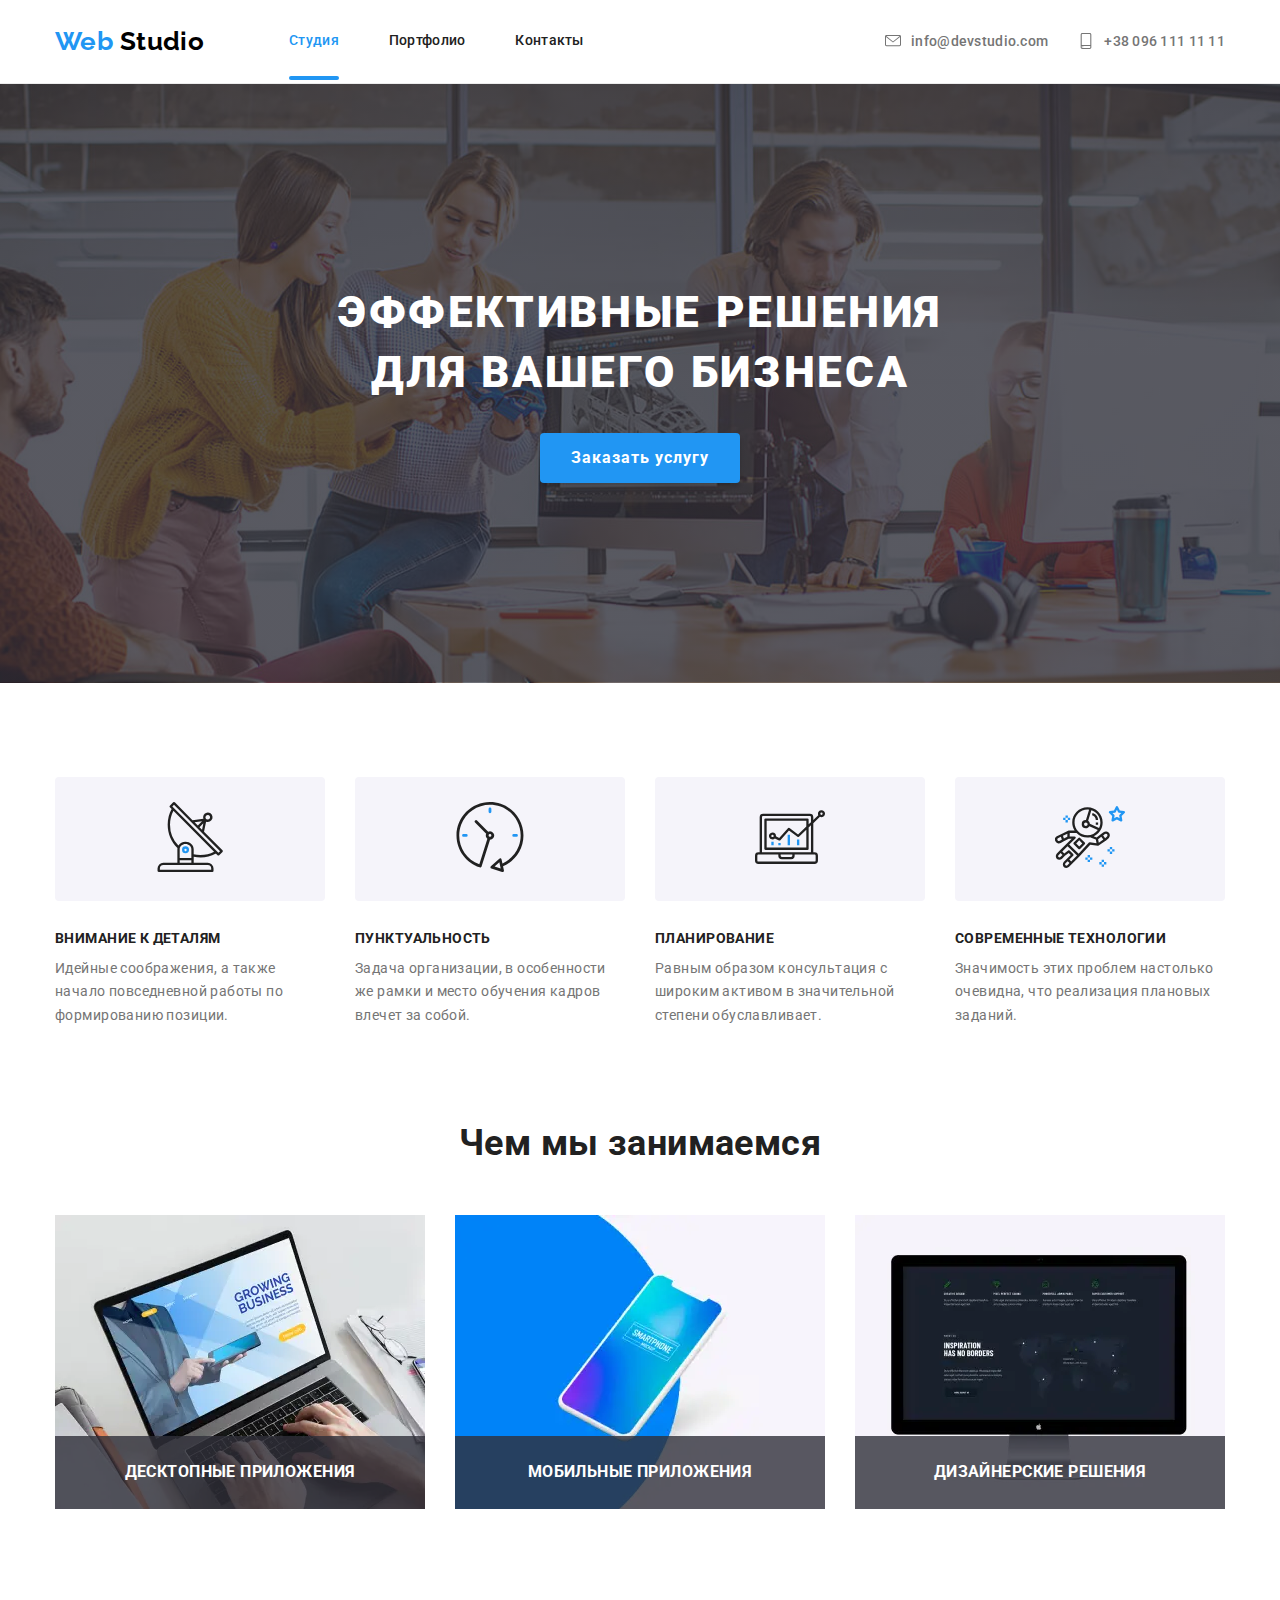
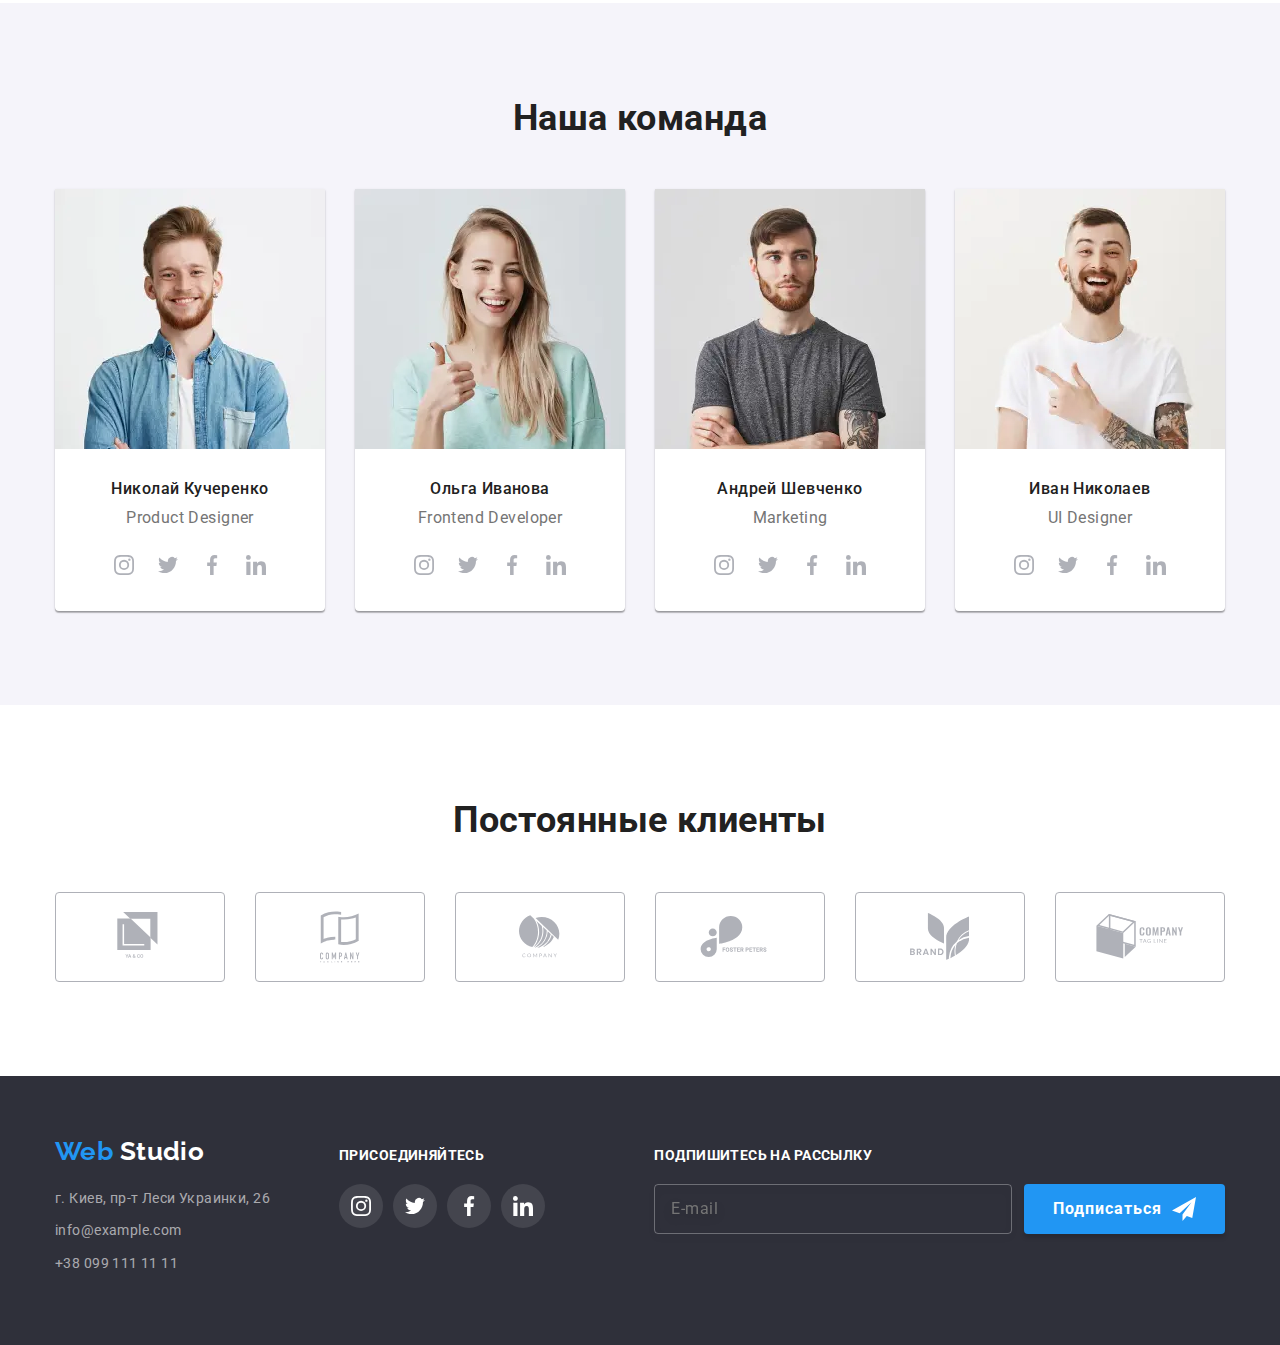
<file: index.html>
<!DOCTYPE html>
<html lang="ru">

<head>
  <meta charset="UTF-8" />
  <meta name="viewport" content="width=device-width, initial-scale=1.0" />
  <title>Web Studio</title>
  <link href="https://fonts.googleapis.com/css2?family=Raleway:wght@700&family=Roboto:wght@400;500;700&display=swap"
    rel="stylesheet" />
  <link rel="stylesheet" href="./css/main.min.css" />
</head>

<body>
  <!-- ШАПКА САЙТА -->
  <header class="header">
    <div class="container header-container">
      <a class="logo link" href="./index.html">Web <span class="logo-studio-color">Studio</span></a>
      <button type="button" class="menu-btn" aria-expanded="false" aria-controls="menu-wrapper" data-menu-button>
        <svg width="40" height="40">
          <use class="icon-burger" xlink:href="./images/icons/sprite.svg#burger"></use>
          <use class="icon-close" xlink:href="./images/icons/sprite.svg#close-button"></use>
        </svg>
      </button>
      <div class="menu-wrapper" id="menu-wrapper" data-menu>
        <nav class="navigation">
          <ul class="navigation-list list">
            <li class="navigation-list-item">
              <a class="navigation-list-link link current" href="./index.html">Студия</a>
            </li>
            <li class="navigation-list-item">
              <a class="navigation-list-link link" href="./portfolio.html">Портфолио</a>
            </li>
            <li class="navigation-list-item">
              <a class="navigation-list-link link" href="">Контакты</a>
            </li>
          </ul>
        </nav>
        <ul class="header-contacts-list list">
          <li class="header-contacts-list-item">
            <address class="header-address">
              <a class="header-contacts-mail link" href="mailto:info@devstudio.com">
                <svg class="header-contacts-mail-icon" width="16px" height="16px">
                  <use xlink:href="./images/icons/sprite.svg#mail"></use>
                </svg>
                info@devstudio.com</a>
            </address>
          </li>
          <li class="header-contacts-list-item">
            <address class="header-address">
              <a class="header-contacts-phone link" href="tel:+380961111111">
                <svg class="header-contacts-phone-icon" width="16px" height="16px">
                  <use xlink:href="./images/icons/sprite.svg#phone"></use>
                </svg>
                +38 096 111 11 11</a>
            </address>
          </li>
        </ul>
      </div>
    </div>
  </header>

  <main>
    <!-- HERO секция -->
    <section class="hero">
      <div class="hero-section container">
        <h1 class="hero-title">
          Эффективные решения<br />для вашего бизнеса
        </h1>
        <button class="button primary" data-modal-open>
          Заказать услугу
        </button>
      </div>
    </section>

    <!-- Наши преимущества -->
    <section class="section">
      <div class="container">
        <h2 hidden>Наши преимущества</h2>
        <ul class="features-list list">
          <li class="features-list-item">
            <div class="img-wrapper">
              <svg width="70" height="70">
                <use xlink:href="./images/icons/sprite.svg#advantage-1"></use>
              </svg>
            </div>

            <h3 class="features-list-item-title">Внимание к деталям</h3>
            <p class="features-list-item-desc">
              Идейные соображения, а также начало повседневной работы по
              формированию позиции.
            </p>
          </li>
          <li class="features-list-item">
            <div class="img-wrapper">
              <svg width="70" height="70">
                <use xlink:href="./images/icons/sprite.svg#advantage-2"></use>
              </svg>
            </div>

            <h3 class="features-list-item-title">Пунктуальность</h3>
            <p class="features-list-item-desc">
              Задача организации, в особенности же рамки и место обучения
              кадров влечет за собой.
            </p>
          </li>
          <li class="features-list-item">
            <div class="img-wrapper">
              <svg width="70" height="70">
                <use xlink:href="./images/icons/sprite.svg#advantage-3"></use>
              </svg>
            </div>

            <h3 class="features-list-item-title">Планирование</h3>
            <p class="features-list-item-desc">
              Равным образом консультация с широким активом в значительной
              степени обуславливает.
            </p>
          </li>
          <li class="features-list-item">
            <div class="img-wrapper">
              <svg width="70" height="70">
                <use xlink:href="./images/icons/sprite.svg#advantage-4"></use>
              </svg>
            </div>

            <h3 class="features-list-item-title">Современные технологии</h3>
            <p class="features-list-item-desc">
              Значимость этих проблем настолько очевидна, что реализация
              плановых заданий.
            </p>
          </li>
        </ul>
      </div>
    </section>

    <!-- Чем мы занимаемся -->
    <section class="section what-we-do">
      <div class="container">
        <h2 class="section-title">Чем мы занимаемся</h2>
        <ul class="what-we-do-list list">
          <li class="what-we-do-list-item">
            <picture>
              <source srcset="
                    ./images/line-of-business/line-of-business-1.webp    1x,
                    ./images/line-of-business/line-of-business-1@2x.webp 2x
                  " type="image/webp" />
              <img srcset="
                    ./images/line-of-business/line-of-business-1.jpg    1x,
                    ./images/line-of-business/line-of-business-1@2x.jpg 2x
                  " src="./images/line-of-business/line-of-business-1.jpg" alt="человек печатает за ноутбуком"
                width="370" height="294" />
            </picture>
            <h3 class="what-we-do-item-title">Десктопные приложения</h3>
          </li>
          <li class="what-we-do-list-item">
            <picture>
              <source srcset="
                    ./images/line-of-business/line-of-business-2.webp    1x,
                    ./images/line-of-business/line-of-business-2@2x.webp 2x
                  " type="image/webp" />
              <img srcset="
                    ./images/line-of-business/line-of-business-2.jpg    1x,
                    ./images/line-of-business/line-of-business-2@2x.jpg 2x
                  " src="./images/line-of-business/line-of-business-2.jpg" alt="смартфон" width="370" height="294" />
            </picture>
            <h3 class="what-we-do-item-title">Мобильные приложения</h3>
          </li>
          <li class="what-we-do-list-item">
            <picture>
              <source srcset="
                    ./images/line-of-business/line-of-business-3.webp    1x,
                    ./images/line-of-business/line-of-business-3@2x.webp 2x
                  " type="image/webp" />
              <img srcset="
                    ./images/line-of-business/line-of-business-3.jpg    1x,
                    ./images/line-of-business/line-of-business-3@2x.jpg 2x
                  " src="./images/line-of-business/line-of-business-3.jpg" alt="монитор" width="370" height="294" />
            </picture>
            <h3 class="what-we-do-item-title">Дизайнерские решения</h3>
          </li>
        </ul>
      </div>
    </section>

    <!-- Наша команда -->
    <section class="section team">
      <div class="container">
        <h2 class="section-title">Наша команда</h2>
        <ul class="team-list list">
          <li class="team-list-item">
            <picture>
              <source srcset="
                    ./images/team/mobile/member1.webp    1x,
                    ./images/team/mobile/member1@2x.webp 2x
                  " media="(max-width: 767px)" type="image/webp" />
              <source srcset="
                    ./images/team/desktop/member1.webp    1x,
                    ./images/team/desktop/member1@2x.webp 2x
                  " media="(min-width: 1200px)" type="image/webp" />
              <source srcset="
                    ./images/team/tablet/member1.webp    1x,
                    ./images/team/tablet/member1@2x.webp 2x
                  " media="(min-width: 768px)" type="image/webp" />
              <img src="./images/team/member-1.jpg" srcset="
                    ./images/team/mobile/member1.jpg    1x,
                    ./images/team/mobile/member1@2x.jpg 2x
                  " class="team-list-item-img" alt="дизайнер продукта" width="270" height="260" />
            </picture>
            <h3 class="team-list-title">Николай Кучеренко</h3>
            <p class="team-list-subtitle" lang="en">Product Designer</p>
            <ul class="socials-list list">
              <li class="socials-list-item">
                <a class="socials-list-item-link" href="#" aria-label="иконка инстаграма">
                  <svg class="socials-list-item-link-icon">
                    <use xlink:href="./images/icons/sprite.svg#instagram"></use>
                  </svg>
                </a>
              </li>
              <li class="socials-list-item">
                <a class="socials-list-item-link" href="#" aria-label="иконка твиттера"><svg
                    class="socials-list-item-link-icon">
                    <use xlink:href="./images/icons/sprite.svg#twitter"></use>
                  </svg></a>
              </li>
              <li class="socials-list-item">
                <a class="socials-list-item-link" href="#" aria-label="иконка фейсбука"><svg
                    class="socials-list-item-link-icon">
                    <use xlink:href="./images/icons/sprite.svg#facebook"></use>
                  </svg></a>
              </li>
              <li class="socials-list-item">
                <a class="socials-list-item-link" href="#" aria-label="иконка линкедина"><svg
                    class="socials-list-item-link-icon">
                    <use xlink:href="./images/icons/sprite.svg#linkedin"></use>
                  </svg></a>
              </li>
            </ul>
          </li>
          <li class="team-list-item">
            <picture>
              <source srcset="
                    ./images/team/mobile/member2.webp    1x,
                    ./images/team/mobile/member2@2x.webp 2x
                  " media="(max-width: 767px)" type="image/webp" />
              <source srcset="
                    ./images/team/desktop/member2.webp    1x,
                    ./images/team/desktop/member2@2x.webp 2x
                  " media="(min-width: 1200px)" type="image/webp" />
              <source srcset="
                    ./images/team/tablet/member2.webp    1x,
                    ./images/team/tablet/member2@2x.webp 2x
                  " media="(min-width: 768px)" type="image/webp" />
              <img src="./images/team/member-2.jpg" srcset="
                    ./images/team/mobile/member2.jpg    1x,
                    ./images/team/mobile/member2@2x.jpg 2x
                  " class="team-list-item-img" alt="дизайнер продукта" width="270" height="260" />
            </picture>
            <h3 class="team-list-title">Ольга Иванова</h3>
            <p class="team-list-subtitle" lang="en">Frontend Developer</p>
            <ul class="socials-list list">
              <li class="socials-list-item">
                <a class="socials-list-item-link" href="#" aria-label="иконка инстаграма">
                  <svg class="socials-list-item-link-icon">
                    <use xlink:href="./images/icons/sprite.svg#instagram"></use>
                  </svg>
                </a>
              </li>
              <li class="socials-list-item">
                <a class="socials-list-item-link" href="#" aria-label="иконка твиттера"><svg
                    class="socials-list-item-link-icon">
                    <use xlink:href="./images/icons/sprite.svg#twitter"></use>
                  </svg></a>
              </li>
              <li class="socials-list-item">
                <a class="socials-list-item-link" href="#" aria-label="иконка фейсбука"><svg
                    class="socials-list-item-link-icon">
                    <use xlink:href="./images/icons/sprite.svg#facebook"></use>
                  </svg></a>
              </li>
              <li class="socials-list-item">
                <a class="socials-list-item-link" href="#" aria-label="иконка линкедина"><svg
                    class="socials-list-item-link-icon">
                    <use xlink:href="./images/icons/sprite.svg#linkedin"></use>
                  </svg></a>
              </li>
            </ul>
          </li>
          <li class="team-list-item">
            <picture>
              <source srcset="
                    ./images/team/mobile/member3.webp    1x,
                    ./images/team/mobile/member3@2x.webp 2x
                  " media="(max-width: 767px)" type="image/webp" />
              <source srcset="
                    ./images/team/desktop/member3.webp    1x,
                    ./images/team/desktop/member3@2x.webp 2x
                  " media="(min-width: 1200px)" type="image/webp" />
              <source srcset="
                    ./images/team/tablet/member3.webp    1x,
                    ./images/team/tablet/member3@2x.webp 2x
                  " media="(min-width: 768px)" type="image/webp" />
              <img src="./images/team/member-3.jpg" srcset="
                    ./images/team/mobile/member3.jpg    1x,
                    ./images/team/mobile/member3@2x.jpg 2x
                  " class="team-list-item-img" alt="дизайнер продукта" width="270" height="260" />
            </picture>
            <h3 class="team-list-title">Андрей Шевченко</h3>
            <p class="team-list-subtitle" lang="en">Marketing</p>
            <ul class="socials-list list">
              <li class="socials-list-item">
                <a class="socials-list-item-link" href="" aria-label="иконка инстаграма">
                  <svg class="socials-list-item-link-icon">
                    <use xlink:href="./images/icons/sprite.svg#instagram"></use>
                  </svg>
                </a>
              </li>
              <li class="socials-list-item">
                <a class="socials-list-item-link" href="#" aria-label="иконка твиттера"><svg
                    class="socials-list-item-link-icon">
                    <use xlink:href="./images/icons/sprite.svg#twitter"></use>
                  </svg></a>
              </li>
              <li class="socials-list-item">
                <a class="socials-list-item-link" href="#" aria-label="иконка фейсбука"><svg
                    class="socials-list-item-link-icon">
                    <use xlink:href="./images/icons/sprite.svg#facebook"></use>
                  </svg></a>
              </li>
              <li class="socials-list-item">
                <a class="socials-list-item-link" href="#" aria-label="иконка линкедина"><svg
                    class="socials-list-item-link-icon">
                    <use xlink:href="./images/icons/sprite.svg#linkedin"></use>
                  </svg></a>
              </li>
            </ul>
          </li>
          <li class="team-list-item">
            <picture>
              <source srcset="
                    ./images/team/mobile/member4.webp    1x,
                    ./images/team/mobile/member4@2x.webp 2x
                  " media="(max-width: 767px)" type="image/webp" />
              <source srcset="
                    ./images/team/desktop/member4.webp    1x,
                    ./images/team/desktop/member4@2x.webp 2x
                  " media="(min-width: 1200px)" type="image/webp" />
              <source srcset="
                    ./images/team/tablet/member4.webp    1x,
                    ./images/team/tablet/member4@2x.webp 2x
                  " media="(min-width: 768px)" type="image/webp" />
              <img src="./images/team/member-4.jpg" srcset="
                    ./images/team/mobile/member4.jpg    1x,
                    ./images/team/mobile/member4@2x.jpg 2x
                  " class="team-list-item-img" alt="дизайнер продукта" width="270" height="260" />
            </picture>
            <h3 class="team-list-title">Иван Николаев</h3>
            <p class="team-list-subtitle" lang="en">UI Designer</p>
            <ul class="socials-list list">
              <li class="socials-list-item">
                <a class="socials-list-item-link" href="#" aria-label="иконка инстаграма">
                  <svg class="socials-list-item-link-icon">
                    <use xlink:href="./images/icons/sprite.svg#instagram"></use>
                  </svg>
                </a>
              </li>
              <li class="socials-list-item">
                <a class="socials-list-item-link" href="#" aria-label="иконка твиттера"><svg
                    class="socials-list-item-link-icon">
                    <use xlink:href="./images/icons/sprite.svg#twitter"></use>
                  </svg></a>
              </li>
              <li class="socials-list-item">
                <a class="socials-list-item-link" href="#" aria-label="иконка фейсбука"><svg
                    class="socials-list-item-link-icon">
                    <use xlink:href="./images/icons/sprite.svg#facebook"></use>
                  </svg></a>
              </li>
              <li class="socials-list-item">
                <a class="socials-list-item-link" href="#" aria-label="иконка линкедина"><svg
                    class="socials-list-item-link-icon">
                    <use xlink:href="./images/icons/sprite.svg#linkedin"></use>
                  </svg></a>
              </li>
            </ul>
          </li>
        </ul>
      </div>
    </section>

    <!-- Постоянные клиенты -->
    <section class="section">
      <div class="container">
        <h2 class="section-title">Постоянные клиенты</h2>
        <ul class="clients-list list">
          <li class="clients-list-item">
            <a class="clients-list-item-link" href="#" target="_blank">
              <svg class="clients-list-item-link-icon" width="45" height="49">
                <use xlink:href="./images/icons/sprite.svg#customer-1"></use>
              </svg>
            </a>
          </li>
          <li class="clients-list-item">
            <a class="clients-list-item-link" href="#" target="_blank"><svg class="clients-list-item-link-icon"
                width="40" height="52">
                <use xlink:href="./images/icons/sprite.svg#customer-2"></use>
              </svg></a>
          </li>
          <li class="clients-list-item">
            <a class="clients-list-item-link" href="#" target="_blank"><svg class="clients-list-item-link-icon"
                width="41" height="43">
                <use xlink:href="./images/icons/sprite.svg#customer-3"></use>
              </svg></a>
          </li>
          <li class="clients-list-item">
            <a class="clients-list-item-link" href="#" target="_blank"><svg class="clients-list-item-link-icon"
                width="80" height="42">
                <use xlink:href="./images/icons/sprite.svg#customer-4"></use>
              </svg></a>
          </li>
          <li class="clients-list-item">
            <a class="clients-list-item-link" href="#" target="_blank"><svg class="clients-list-item-link-icon"
                width="59" height="47">
                <use xlink:href="./images/icons/sprite.svg#customer-5"></use>
              </svg></a>
          </li>
          <li class="clients-list-item">
            <a class="clients-list-item-link" href="#" target="_blank"><svg class="clients-list-item-link-icon"
                width="88" height="45">
                <use xlink:href="./images/icons/sprite.svg#customer-6"></use>
              </svg></a>
          </li>
        </ul>
      </div>
    </section>
  </main>

  <!-- Футер -->
  <footer class="footer">
    <div class="container footer-container">
      <div class="footer-contact-wrapper">
        <div class="address-wrapper">
          <a class="logo link" href="./index.html">Web <span class="logo-studio-color white">Studio</span></a>
          <ul class="footer-list list">
            <li class="footer-list-item">
              <address class="footer-address">
                <a class="footer-list-item-link address link" href="https://goo.gl/maps/Biz81QyFRvCuKjjt5"
                  target="_blank">г. Киев, пр-т Леси Украинки, 26</a>
              </address>
            </li>
            <li class="footer-list-item">
              <address class="footer-address">
                <a class="footer-list-item-link link" href="mailto:info@example.com">info@example.com</a>
              </address>
            </li>
            <li class="footer-list-item">
              <address class="footer-address">
                <a class="footer-list-item-link link" href="tel:+380991111111">+38 099 111 11 11</a>
              </address>
            </li>
          </ul>
        </div>

        <div class="join-wrapper">
          <b class="join">присоединяйтесь</b>
          <ul class="socials-list list">
            <li class="socials-list-item">
              <a class="socials-list-item-link" href="#" aria-label="иконка инстаграма">
                <svg class="socials-list-item-link-icon">
                  <use xlink:href="./images/icons/sprite.svg#instagram"></use>
                </svg>
              </a>
            </li>
            <li class="socials-list-item">
              <a class="socials-list-item-link" href="#" aria-label="иконка твиттера"><svg
                  class="socials-list-item-link-icon">
                  <use xlink:href="./images/icons/sprite.svg#twitter"></use>
                </svg></a>
            </li>
            <li class="socials-list-item">
              <a class="socials-list-item-link" href="#" aria-label="иконка фейсбука"><svg
                  class="socials-list-item-link-icon">
                  <use xlink:href="./images/icons/sprite.svg#facebook"></use>
                </svg></a>
            </li>
            <li class="socials-list-item">
              <a class="socials-list-item-link" href="#" aria-label="иконка линкедина"><svg
                  class="socials-list-item-link-icon">
                  <use xlink:href="./images/icons/sprite.svg#linkedin"></use>
                </svg></a>
            </li>
          </ul>
        </div>
      </div>

      <div class="subscribe">
        <b class="subscribe-title">Подпишитесь на рассылку</b>
        <form action="#" class="subscribe-form" autocomplete="off">
          <input class="subscribe-mail" type="email" name="email" placeholder="E-mail" required />
          <button type="submit" class="button primary">
            Подписаться
            <svg class="subscribe-icon" width="24" height="24">
              <use xlink:href="./images/icons/sprite.svg#send"></use>
            </svg>
          </button>
        </form>
      </div>
    </div>
  </footer>

  <!-- Модальное окно обратной связи -->
  <div class="backdrop is-hidden" data-modal>
    <form action="#" class="modal-form">
      <button type="button" class="close-button" data-modal-close>
        <svg class="close-button-icon" width="18" height="18">
          <use xlink:href="./images/icons/sprite.svg#close-button">
          </use>
        </svg>
      </button>
      <h2 class="modal-form-title">
        Оставьте свои данные, мы вам перезвоним
      </h2>
      <div class="modal-form-input-wrapper">
        <input type="text" name="user-name" id="user-modal-name" class="modal-form-input" placeholder=" " required />
        <label for="user-modal-name" class="modal-form-label">Имя</label>
        <svg class="modal-form-icon" width="18" height="18">
          <use xlink:href="./images/icons/sprite.svg#user-icon" class="modal-form-icon-svg"></use>
        </svg>
      </div>
      <div class="modal-form-input-wrapper">
        <input type="tel" name="user-tel" id="user-modal-tel" class="modal-form-input" placeholder=" " required />
        <label for="user-modal-tel" class="modal-form-label">Телефон</label>
        <svg class="modal-form-icon" width="18" height="18">
          <use xlink:href="./images/icons/sprite.svg#user-phone-icon" class="modal-form-icon-svg"></use>
        </svg>
      </div>
      <div class="modal-form-input-wrapper">
        <input type="email" name="user-mail" id="user-modal-mail" class="modal-form-input" placeholder=" " />
        <label for="user-modal-mail" class="modal-form-label">Почта</label>
        <svg class="modal-form-icon" width="18" height="18">
          <use xlink:href="./images/icons/sprite.svg#user-mail-icon" class="modal-form-icon-svg"></use>
        </svg>
      </div>
      <div class="modal-form-input-wrapper textarea">
        <textarea id="user-message" name="user-message" class="modal-form-message" placeholder=" "></textarea>
        <label for="user-message" class="modal-form-message-label">Комментарий</label>
      </div>
      <label class="modal-form-option-label">
        <input type="checkbox" name="policy" value="accept-policy" class="modal-form-checkbox" required />
        <span class="modal-form-custom-checkbox">
          <svg class="modal-form-custom-checkbox-icon" width="16" height="15">
            <use xlink:href="./images/icons/sprite.svg#check-icon" class="modal-form-icon-svg"></use>
          </svg>
        </span>
        <span class="modal-form-option-span">Соглашаюсь с рассылкой и принимаю
          <a href="#" target="_blank">Условия договора</a></span>
      </label>
      <button type="submit" class="button primary">Отправить</button>
    </form>
  </div>
  <script src="./js/menu.js"></script>
  <script src="./js/modal.js"></script>
</body>

</html>
</file>
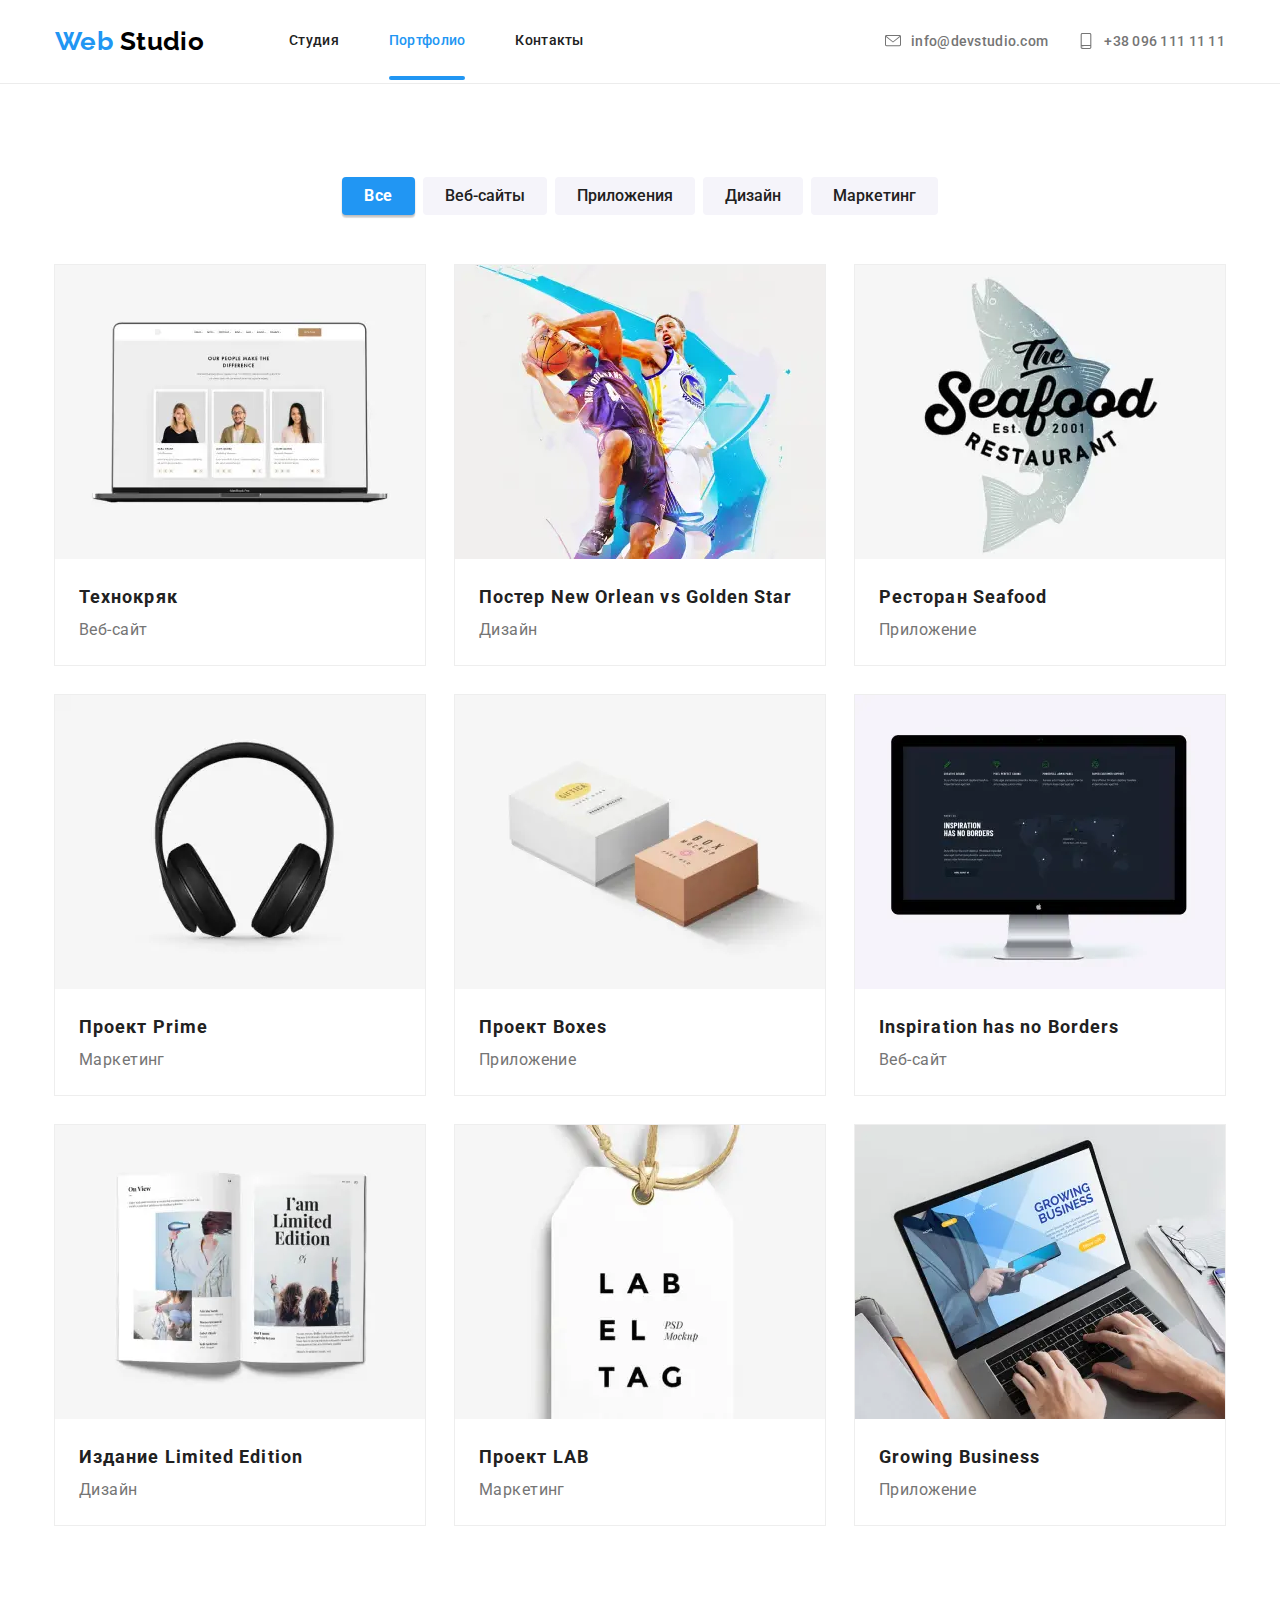
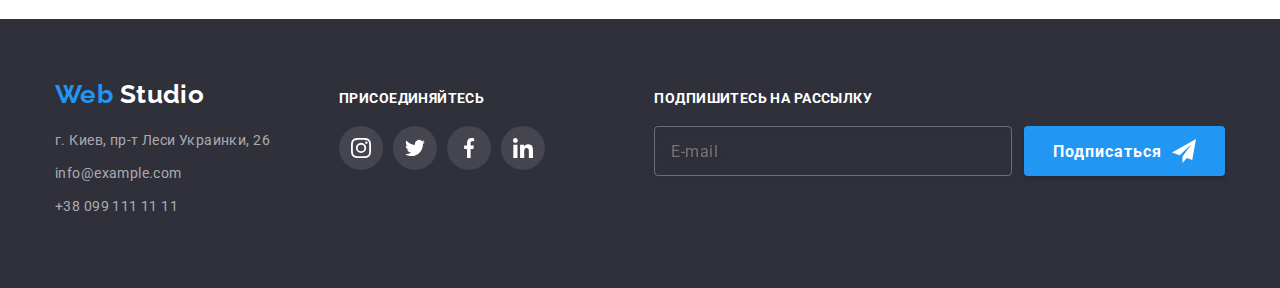
<file: portfolio.html>
<!DOCTYPE html>
<html lang="ru">

<head>
  <meta charset="UTF-8" />
  <meta name="viewport" content="width=device-width, initial-scale=1.0" />
  <title>Портфолио</title>
  <link href="https://fonts.googleapis.com/css2?family=Raleway:wght@700&family=Roboto:wght@400;500;700&display=swap"
    rel="stylesheet" />
  <link rel="stylesheet" href="./css/portfolio.min.css" />
</head>

<body>
  <!-- ШАПКА САЙТА -->
  <header class="header">
    <div class="container header-container">
      <a class="logo link" href="./index.html">Web <span class="logo-studio-color">Studio</span></a>
      <button type="button" class="menu-btn" aria-expanded="false" aria-controls="menu-wrapper" data-menu-button>
        <svg width="40" height="40">
          <use class="icon-burger" href="./images/icons/sprite.svg#burger"></use>
          <use class="icon-close" href="./images/icons/sprite.svg#close"></use>
        </svg>
      </button>
      <div class="menu-wrapper" id="menu-wrapper" data-menu>
        <nav class="navigation">
          <ul class="navigation-list list">
            <li class="navigation-list-item">
              <a class="navigation-list-link link" href="./index.html">Студия</a>
            </li>
            <li class="navigation-list-item">
              <a class="navigation-list-link link current" href="./portfolio.html">Портфолио</a>
            </li>
            <li class="navigation-list-item">
              <a class="navigation-list-link link" href="#">Контакты</a>
            </li>
          </ul>
        </nav>
        <ul class="header-contacts-list list">
          <li class="header-contacts-list-item">
            <address class="header-address">
              <a class="header-contacts-mail link" href="mailto:info@devstudio.com">
                <svg class="header-contacts-mail-icon" width="16px" height="16px">
                  <use xlink:href="./images/icons/sprite.svg#mail"></use>
                </svg>
                info@devstudio.com</a>
            </address>
          </li>
          <li class="header-contacts-list-item">
            <address class="header-address">
              <a class="header-contacts-phone link" href="tel:+380961111111">
                <svg class="header-contacts-phone-icon" width="16px" height="16px">
                  <use xlink:href="./images/icons/sprite.svg#phone"></use>
                </svg>
                +38 096 111 11 11</a>
            </address>
          </li>
        </ul>
      </div>
    </div>
  </header>

  <main>
    <!-- Портфолио -->
    <section class="section">
      <div class="container">
        <h1 hidden>Портфолио</h1>
        <ul class="portfolio-filter-list list">
          <li class="portfolio-filter-list-item">
            <button class="button primary">Все</button>
          </li>
          <li class="portfolio-filter-list-item">
            <button class="button">Веб-сайты</button>
          </li>
          <li class="portfolio-filter-list-item">
            <button class="button">Приложения</button>
          </li>
          <li class="portfolio-filter-list-item">
            <button class="button">Дизайн</button>
          </li>
          <li class="portfolio-filter-list-item">
            <button class="button">Маркетинг</button>
          </li>
        </ul>

        <ul class="portfolio-works-list list">
          <li class="portfolio-works-list-item">
            <a class="portfolio-works-list-item-link link" href="#">
              <div class="portfolio-img-wrapper">
                <picture>
                  <source srcset="
                    ./images/portfolio/mobile/project1.webp    1x,
                    ./images/portfolio/mobile/project1@2x.webp 2x
                  " media="(max-width: 767px)" type="image/webp" />
                  <source srcset="
                    ./images/portfolio/desktop/project1.webp    1x,
                    ./images/portfolio/desktop/project1@2x.webp 2x
                  " media="(min-width: 1200px)" type="image/webp" />
                  <source srcset="
                    ./images/portfolio/tablet/project1.webp    1x,
                    ./images/portfolio/tablet/project1@2x.webp 2x
                  " media="(min-width: 768px)" type="image/webp" />
                  <img src="./images/portfolio/project-1.jpg" srcset="
                    ./images/portfolio/mobile/project1.jpg    1x,
                    ./images/portfolio/mobile/project1@2x.jpg 2x
                  " alt="ноутбук" width="370" height="294" />
                </picture>
                <p class=" portfolio-works-list-item-link-text">
                  Технокряк это современная площадка распространения коронавируса.
                  Компании используют эту платформу для цифрового шпионажа и атак
                  на защищённые сервера конкурентов.
                </p>
              </div>
              <div class="desc-wrapper">
                <h2 class="title">Технокряк</h2>
                <p class="subtitle">Веб-сайт</p>
              </div>
            </a>
          </li>
          <li class="portfolio-works-list-item">
            <a class="portfolio-works-list-item-link link" href="#">
              <div class="portfolio-img-wrapper">
                <picture>
                  <source srcset="
                    ./images/portfolio/mobile/project2.webp    1x,
                    ./images/portfolio/mobile/project2@2x.webp 2x
                  " media="(max-width: 767px)" type="image/webp" />
                  <source srcset="
                    ./images/portfolio/desktop/project2.webp    1x,
                    ./images/portfolio/desktop/project2@2x.webp 2x
                  " media="(min-width: 1200px)" type="image/webp" />
                  <source srcset="
                    ./images/portfolio/tablet/project2.webp    1x,
                    ./images/portfolio/tablet/project2@2x.webp 2x
                  " media="(min-width: 768px)" type="image/webp" />
                  <img src="./images/portfolio/project-2.jpg" srcset="
                    ./images/portfolio/mobile/project2.jpg    1x,
                    ./images/portfolio/mobile/project2@2x.jpg 2x
                  " alt="баскетболисты" width="370" height="294" />
                </picture>
                <p class="portfolio-works-list-item-link-text">
                  Технокряк это современная площадка распространения коронавируса.
                  Компании используют эту платформу для цифрового шпионажа и атак
                  на защищённые сервера конкурентов.
                </p>
              </div>
              <div class="desc-wrapper">
                <h2 class="title">
                  Постер <span lang="en">New Orlean vs Golden Star</span>
                </h2>
                <p class="subtitle">Дизайн</p>
              </div>

            </a>
          </li>
          <li class="portfolio-works-list-item">
            <a class="portfolio-works-list-item-link link" href="#">
              <div class="portfolio-img-wrapper">
                <picture>
                  <source srcset="
                    ./images/portfolio/mobile/project3.webp    1x,
                    ./images/portfolio/mobile/project3@2x.webp 2x
                  " media="(max-width: 767px)" type="image/webp" />
                  <source srcset="
                    ./images/portfolio/desktop/project3.webp    1x,
                    ./images/portfolio/desktop/project3@2x.webp 2x
                  " media="(min-width: 1200px)" type="image/webp" />
                  <source srcset="
                    ./images/portfolio/tablet/project3.webp    1x,
                    ./images/portfolio/tablet/project3@2x.webp 2x
                  " media="(min-width: 768px)" type="image/webp" />
                  <img src="./images/portfolio/project-3.jpg" srcset="
                    ./images/portfolio/mobile/project3.jpg    1x,
                    ./images/portfolio/mobile/project3@2x.jpg 2x
                  " alt="логотип ресторана" width="370" height="294" />
                </picture>
                <p class="portfolio-works-list-item-link-text">
                  Технокряк это современная площадка распространения коронавируса.
                  Компании используют эту платформу для цифрового шпионажа и атак
                  на защищённые сервера конкурентов.
                </p>
              </div>
              <div class="desc-wrapper">
                <h2 class="title">Ресторан <span lang="en">Seafood</span></h2>
                <p class="subtitle">Приложение</p>
              </div>

            </a>
          </li>
          <li class="portfolio-works-list-item">
            <a class="portfolio-works-list-item-link link" href="#">
              <div class="portfolio-img-wrapper">
                <picture>
                  <source srcset="
                    ./images/portfolio/mobile/project4.webp    1x,
                    ./images/portfolio/mobile/project4@2x.webp 2x
                  " media="(max-width: 767px)" type="image/webp" />
                  <source srcset="
                    ./images/portfolio/desktop/project4.webp    1x,
                    ./images/portfolio/desktop/project4@2x.webp 2x
                  " media="(min-width: 1200px)" type="image/webp" />
                  <source srcset="
                    ./images/portfolio/tablet/project4.webp    1x,
                    ./images/portfolio/tablet/project4@2x.webp 2x
                  " media="(min-width: 768px)" type="image/webp" />
                  <img src="./images/portfolio/project-4.jpg" srcset="
                    ./images/portfolio/mobile/project4.jpg    1x,
                    ./images/portfolio/mobile/project4@2x.jpg 2x
                  " alt="наушники" width="370" height="294" />
                </picture>
                <p class="portfolio-works-list-item-link-text">
                  Технокряк это современная площадка распространения коронавируса.
                  Компании используют эту платформу для цифрового шпионажа и атак
                  на защищённые сервера конкурентов.
                </p>
              </div>

              <div class="desc-wrapper">
                <h2 class="title">Проект <span lang="en">Prime</span></h2>
                <p class="subtitle">Маркетинг</p>
              </div>

            </a>
          </li>
          <li class="portfolio-works-list-item">
            <a class="portfolio-works-list-item-link link" href="#">
              <div class="portfolio-img-wrapper">
                <picture>
                  <source srcset="
                    ./images/portfolio/mobile/project5.webp    1x,
                    ./images/portfolio/mobile/project5@2x.webp 2x
                  " media="(max-width: 767px)" type="image/webp" />
                  <source srcset="
                    ./images/portfolio/desktop/project5.webp    1x,
                    ./images/portfolio/desktop/project5@2x.webp 2x
                  " media="(min-width: 1200px)" type="image/webp" />
                  <source srcset="
                    ./images/portfolio/tablet/project5.webp    1x,
                    ./images/portfolio/tablet/project5@2x.webp 2x
                  " media="(min-width: 768px)" type="image/webp" />
                  <img src="./images/portfolio/project-5.jpg" srcset="
                    ./images/portfolio/mobile/project5.jpg    1x,
                    ./images/portfolio/mobile/project5@2x.jpg 2x
                  " alt="коробки" width="370" height="294" />
                </picture>
                <p class="portfolio-works-list-item-link-text">
                  Технокряк это современная площадка распространения коронавируса.
                  Компании используют эту платформу для цифрового шпионажа и атак
                  на защищённые сервера конкурентов.
                </p>
              </div>
              <div class="desc-wrapper">
                <h2 class="title">Проект <span lang="en">Boxes</span></h2>
                <p class="subtitle">Приложение</p>
              </div>
            </a>
          </li>
          <li class="portfolio-works-list-item">
            <a class="portfolio-works-list-item-link link" href="#">
              <div class="portfolio-img-wrapper">
                <picture>
                  <source srcset="
                    ./images/portfolio/mobile/project6.webp    1x,
                    ./images/portfolio/mobile/project6@2x.webp 2x
                  " media="(max-width: 767px)" type="image/webp" />
                  <source srcset="
                    ./images/portfolio/desktop/project6.webp    1x,
                    ./images/portfolio/desktop/project6@2x.webp 2x
                  " media="(min-width: 1200px)" type="image/webp" />
                  <source srcset="
                    ./images/portfolio/tablet/project6.webp    1x,
                    ./images/portfolio/tablet/project6@2x.webp 2x
                  " media="(min-width: 768px)" type="image/webp" />
                  <img src="./images/portfolio/project-6.jpg" srcset="
                    ./images/portfolio/mobile/project6.jpg    1x,
                    ./images/portfolio/mobile/project6@2x.jpg 2x
                  " alt="монитор" width="370" height="294" />
                </picture>
                <p class="portfolio-works-list-item-link-text">
                  Технокряк это современная площадка распространения коронавируса.
                  Компании используют эту платформу для цифрового шпионажа и атак
                  на защищённые сервера конкурентов.
                </p>
              </div>
              <div class="desc-wrapper">
                <h2 class="title" lang="en">Inspiration has no Borders</h2>
                <p class="subtitle">Веб-сайт</p>
              </div>
            </a>
          </li>
          <li class="portfolio-works-list-item">
            <a class="portfolio-works-list-item-link link" href="#">
              <div class="portfolio-img-wrapper">
                <picture>
                  <source srcset="
                    ./images/portfolio/mobile/project7.webp    1x,
                    ./images/portfolio/mobile/project7@2x.webp 2x
                  " media="(max-width: 767px)" type="image/webp" />
                  <source srcset="
                    ./images/portfolio/desktop/project7.webp    1x,
                    ./images/portfolio/desktop/project7@2x.webp 2x
                  " media="(min-width: 1200px)" type="image/webp" />
                  <source srcset="
                    ./images/portfolio/tablet/project7.webp    1x,
                    ./images/portfolio/tablet/project7@2x.webp 2x
                  " media="(min-width: 768px)" type="image/webp" />
                  <img src="./images/portfolio/project-7.jpg" srcset="
                    ./images/portfolio/mobile/project7.jpg    1x,
                    ./images/portfolio/mobile/project7@2x.jpg 2x
                  " alt="открытая книга" width="370" height="294" />
                </picture>
                <p class="portfolio-works-list-item-link-text">
                  Технокряк это современная площадка распространения коронавируса.
                  Компании используют эту платформу для цифрового шпионажа и атак
                  на защищённые сервера конкурентов.
                </p>
              </div>
              <div class="desc-wrapper">
                <h2 class="title">
                  Издание <span lang="en">Limited Edition</span>
                </h2>
                <p class="subtitle">Дизайн</p>
              </div>
            </a>
          </li>
          <li class="portfolio-works-list-item">
            <a class="portfolio-works-list-item-link link" href="#">
              <div class="portfolio-img-wrapper">
                <picture>
                  <source srcset="
                    ./images/portfolio/mobile/project8.webp    1x,
                    ./images/portfolio/mobile/project8@2x.webp 2x
                  " media="(max-width: 767px)" type="image/webp" />
                  <source srcset="
                    ./images/portfolio/desktop/project8.webp    1x,
                    ./images/portfolio/desktop/project8@2x.webp 2x
                  " media="(min-width: 1200px)" type="image/webp" />
                  <source srcset="
                    ./images/portfolio/tablet/project8.webp    1x,
                    ./images/portfolio/tablet/project8@2x.webp 2x
                  " media="(min-width: 768px)" type="image/webp" />
                  <img src="./images/portfolio/project-8.jpg" srcset="
                    ./images/portfolio/mobile/project8.jpg    1x,
                    ./images/portfolio/mobile/project8@2x.jpg 2x
                  " alt="бирка" width="370" height="294" />
                </picture>
                <p class="portfolio-works-list-item-link-text">
                  Технокряк это современная площадка распространения коронавируса.
                  Компании используют эту платформу для цифрового шпионажа и атак
                  на защищённые сервера конкурентов.
                </p>
              </div>
              <div class="desc-wrapper">
                <h2 class="title">Проект <span lang="en">LAB</span></h2>
                <p class="subtitle">Маркетинг</p>
              </div>

            </a>
          </li>
          <li class="portfolio-works-list-item">
            <a class="portfolio-works-list-item-link link" href="#">
              <div class="portfolio-img-wrapper">
                <picture>
                  <source srcset="
                    ./images/portfolio/mobile/project9.webp    1x,
                    ./images/portfolio/mobile/project9@2x.webp 2x
                  " media="(max-width: 767px)" type="image/webp" />
                  <source srcset="
                    ./images/portfolio/desktop/project9.webp    1x,
                    ./images/portfolio/desktop/project9@2x.webp 2x
                  " media="(min-width: 1200px)" type="image/webp" />
                  <source srcset="
                    ./images/portfolio/tablet/project9.webp    1x,
                    ./images/portfolio/tablet/project9@2x.webp 2x
                  " media="(min-width: 768px)" type="image/webp" />
                  <img src="./images/portfolio/project-9.jpg" srcset="
                    ./images/portfolio/mobile/project9.jpg    1x,
                    ./images/portfolio/mobile/project9@2x.jpg 2x
                  " alt="человек печатающий за ноутбуком" width="370" height="294" />
                </picture>
                <p class="portfolio-works-list-item-link-text">
                  Технокряк это современная площадка распространения коронавируса.
                  Компании используют эту платформу для цифрового шпионажа и атак
                  на защищённые сервера конкурентов.
                </p>
              </div>

              <div class="desc-wrapper">
                <h2 class="title" lang="en">Growing Business</h2>
                <p class="subtitle">Приложение</p>
              </div>

            </a>
          </li>
        </ul>
      </div>

    </section>
  </main>

  <!-- Футер -->
  <footer class="footer">
    <div class="container footer-container">
      <div class="footer-contact-wrapper">
        <div class="address-wrapper">
          <a class="logo link" href="./index.html">Web <span class="logo-studio-color white">Studio</span></a>
          <ul class="footer-list list">
            <li class="footer-list-item">
              <address class="footer-address">
                <a class="footer-list-item-link address link" href="https://goo.gl/maps/Biz81QyFRvCuKjjt5"
                  target="_blank">г. Киев, пр-т Леси Украинки, 26</a>
              </address>
            </li>
            <li class="footer-list-item">
              <address class="footer-address">
                <a class="footer-list-item-link link" href="mailto:info@example.com">info@example.com</a>
              </address>
            </li>
            <li class="footer-list-item">
              <address class="footer-address">
                <a class="footer-list-item-link link" href="tel:+380991111111">+38 099 111 11 11</a>
              </address>
            </li>
          </ul>
        </div>

        <div class="join-wrapper">
          <b class="join">присоединяйтесь</b>
          <ul class="socials-list list">
            <li class="socials-list-item">
              <a class="socials-list-item-link" href="#" aria-label="иконка инстаграма">
                <svg class="socials-list-item-link-icon">
                  <use xlink:href="./images/icons/sprite.svg#instagram"></use>
                </svg>
              </a>
            </li>
            <li class="socials-list-item">
              <a class="socials-list-item-link" href="#" aria-label="иконка твиттера"><svg
                  class="socials-list-item-link-icon">
                  <use xlink:href="./images/icons/sprite.svg#twitter"></use>
                </svg></a>
            </li>
            <li class="socials-list-item">
              <a class="socials-list-item-link" href="#" aria-label="иконка фейсбука"><svg
                  class="socials-list-item-link-icon">
                  <use xlink:href="./images/icons/sprite.svg#facebook"></use>
                </svg></a>
            </li>
            <li class="socials-list-item">
              <a class="socials-list-item-link" href="#" aria-label="иконка линкедина"><svg
                  class="socials-list-item-link-icon">
                  <use xlink:href="./images/icons/sprite.svg#linkedin"></use>
                </svg></a>
            </li>
          </ul>
        </div>
      </div>

      <div class="subscribe">
        <b class="subscribe-title">Подпишитесь на рассылку</b>
        <form action="#" class="subscribe-form" autocomplete="off">
          <input class="subscribe-mail" type="email" name="email" placeholder="E-mail" required />
          <button type="submit" class="button primary">
            Подписаться
            <svg class="subscribe-icon" width="24" height="24">
              <use xlink:href="./images/icons/sprite.svg#send"></use>
            </svg>
          </button>
        </form>
      </div>
    </div>
  </footer>
  <script src="./js/menu.js"></script>
</body>

</html>
</file>
<file: css/main.min.css>
/*! normalize.css v8.0.1 | MIT License | github.com/necolas/normalize.css */html{line-height:1.15;-webkit-text-size-adjust:100%}body{margin:0}main{display:block}h1{font-size:2em;margin:0.67em 0}hr{-webkit-box-sizing:content-box;box-sizing:content-box;height:0;overflow:visible}pre{font-family:monospace, monospace;font-size:1em}a{background-color:transparent}abbr[title]{border-bottom:none;text-decoration:underline;-webkit-text-decoration:underline dotted;text-decoration:underline dotted}b,strong{font-weight:bolder}code,kbd,samp{font-family:monospace, monospace;font-size:1em}small{font-size:80%}sub,sup{font-size:75%;line-height:0;position:relative;vertical-align:baseline}sub{bottom:-0.25em}sup{top:-0.5em}img{border-style:none}button,input,optgroup,select,textarea{font-family:inherit;font-size:100%;line-height:1.15;margin:0}button,input{overflow:visible}button,select{text-transform:none}button,[type="button"],[type="reset"],[type="submit"]{-webkit-appearance:button}button::-moz-focus-inner,[type="button"]::-moz-focus-inner,[type="reset"]::-moz-focus-inner,[type="submit"]::-moz-focus-inner{border-style:none;padding:0}button:-moz-focusring,[type="button"]:-moz-focusring,[type="reset"]:-moz-focusring,[type="submit"]:-moz-focusring{outline:1px dotted ButtonText}fieldset{padding:0.35em 0.75em 0.625em}legend{-webkit-box-sizing:border-box;box-sizing:border-box;color:inherit;display:table;max-width:100%;padding:0;white-space:normal}progress{vertical-align:baseline}textarea{overflow:auto}[type="checkbox"],[type="radio"]{-webkit-box-sizing:border-box;box-sizing:border-box;padding:0}[type="number"]::-webkit-inner-spin-button,[type="number"]::-webkit-outer-spin-button{height:auto}[type="search"]{-webkit-appearance:textfield;outline-offset:-2px}[type="search"]::-webkit-search-decoration{-webkit-appearance:none}::-webkit-file-upload-button{-webkit-appearance:button;font:inherit}details{display:block}summary{display:list-item}template{display:none}[hidden]{display:none}html{-webkit-box-sizing:border-box;box-sizing:border-box}*,*::before,*::after{-webkit-box-sizing:inherit;box-sizing:inherit}body{font-family:"Roboto",sans-serif;font-size:14px;line-height:1.14;letter-spacing:0.03em;color:#757575;background-color:#fff}h1,h2,h3,ul,p{margin:0px;padding:0px}img{display:block;max-width:100%;height:auto}.list{list-style:none}.link{text-decoration:none}.container{padding-left:15px;padding-right:15px;margin-left:auto;margin-right:auto}@media screen and (min-width: 768px){.container{width:768px}}@media screen and (min-width: 1200px){.container{width:1200px}}@media screen and (max-width: 767px){.container{max-width:480px}}.logo{font-family:"Raleway",sans-serif;font-weight:700;font-size:24px;line-height:1.166;color:#2196f3}.logo-studio-color{color:#000000}.logo-studio-color.white{color:#fff}.header .logo{padding-top:16px;padding-bottom:16px}@media screen and (min-width: 768px){.header .logo{padding-top:26px;padding-bottom:26px}}@media screen and (min-width: 1200px){.header .logo{padding-top:26px;padding-bottom:26px}}@media screen and (min-width: 1200px){.logo{font-size:26px;line-height:1.19}}.button{padding-top:6px;padding-right:22px;padding-bottom:6px;padding-left:22px;font-weight:500;font-size:16px;line-height:1.62;text-align:center;color:#212121;background-color:#f5f4fa;border-style:none;border-radius:4px;-webkit-transition:color 250ms cubic-bezier(0.4, 0, 0.2, 1),background-color 250ms cubic-bezier(0.4, 0, 0.2, 1),-webkit-box-shadow 250ms cubic-bezier(0.4, 0, 0.2, 1);transition:color 250ms cubic-bezier(0.4, 0, 0.2, 1),background-color 250ms cubic-bezier(0.4, 0, 0.2, 1),-webkit-box-shadow 250ms cubic-bezier(0.4, 0, 0.2, 1);transition:box-shadow 250ms cubic-bezier(0.4, 0, 0.2, 1),color 250ms cubic-bezier(0.4, 0, 0.2, 1),background-color 250ms cubic-bezier(0.4, 0, 0.2, 1);transition:box-shadow 250ms cubic-bezier(0.4, 0, 0.2, 1),color 250ms cubic-bezier(0.4, 0, 0.2, 1),background-color 250ms cubic-bezier(0.4, 0, 0.2, 1),-webkit-box-shadow 250ms cubic-bezier(0.4, 0, 0.2, 1)}.button:hover,.button:focus{color:#fff;background-color:#2196f3;-webkit-box-shadow:0px 2px 2px rgba(0,0,0,0.12),0px 1px 2px rgba(0,0,0,0.08),0px 3px 1px rgba(0,0,0,0.1);box-shadow:0px 2px 2px rgba(0,0,0,0.12),0px 1px 2px rgba(0,0,0,0.08),0px 3px 1px rgba(0,0,0,0.1);cursor:pointer}.button.primary{font-weight:700;letter-spacing:0.06em;color:#fff;background-color:#2196f3;-webkit-box-shadow:0px 2px 2px rgba(0,0,0,0.12),0px 1px 2px rgba(0,0,0,0.08),0px 3px 1px rgba(0,0,0,0.1);box-shadow:0px 2px 2px rgba(0,0,0,0.12),0px 1px 2px rgba(0,0,0,0.08),0px 3px 1px rgba(0,0,0,0.1)}.subscribe .button{display:block;height:50px;padding-top:10px;padding-right:29px;padding-bottom:10px;padding-left:29px;line-height:1.87;-webkit-box-shadow:0px 4px 4px rgba(0,0,0,0.15);box-shadow:0px 4px 4px rgba(0,0,0,0.15)}.subscribe .button.primary{display:-webkit-box;display:-ms-flexbox;display:flex;-webkit-box-align:center;-ms-flex-align:center;align-items:center}.hero .button{width:200px;height:50px;-webkit-box-shadow:0px 4px 4px rgba(0,0,0,0.15);box-shadow:0px 4px 4px rgba(0,0,0,0.15);border-radius:4px}.modal-form .button.primary{min-width:200px;margin-left:auto;margin-right:auto;padding-top:10px;padding-right:55px;padding-bottom:10px;padding-left:55px;line-height:1.87}@media screen and (max-width: 1199px){.subscribe-form .button.primary{margin-left:auto;margin-right:auto}}.section{padding-top:60px;padding-bottom:60px}.section.team{background-color:#f5f4fa}.section-title{margin-bottom:30px;font-weight:700;font-size:28px;line-height:1.166;text-align:center;color:#212121}@media screen and (min-width: 1200px){.section{padding-top:94px;padding-bottom:94px}.section-title{margin-bottom:50px;font-size:36px;line-height:1.178}}.socials-list{display:-webkit-box;display:-ms-flexbox;display:flex;-webkit-box-pack:justify;-ms-flex-pack:justify;justify-content:space-between;-webkit-box-pack:center;-ms-flex-pack:center;justify-content:center}.footer .socials-list{margin:0}.socials-list-item{display:-webkit-box;display:-ms-flexbox;display:flex;-webkit-box-pack:justify;-ms-flex-pack:justify;justify-content:space-between}.footer .socials-list-item:not(:last-child){margin-right:10px}.socials-list-item-link{display:-webkit-box;display:-ms-flexbox;display:flex;-webkit-box-pack:center;-ms-flex-pack:center;justify-content:center;-webkit-box-align:center;-ms-flex-align:center;align-items:center;width:44px;height:44px;border-radius:50%;fill:#afb1b8;-webkit-transition:background-color 250ms cubic-bezier(0.4, 0, 0.2, 1),fill 250ms cubic-bezier(0.4, 0, 0.2, 1);transition:background-color 250ms cubic-bezier(0.4, 0, 0.2, 1),fill 250ms cubic-bezier(0.4, 0, 0.2, 1)}.footer .socials-list-item-link{background-color:rgba(255,255,255,0.1);fill:#fff}.socials-list-item-link:hover,.socials-list-item-link:focus{background-color:#2196f3;fill:#fff}.socials-list-item-link-icon{display:block;width:20px;height:20px}.backdrop{position:fixed;top:0;left:0;width:100%;height:100%;background-color:rgba(0,0,0,0.2);-webkit-transition:opacity 250ms cubic-bezier(0.4, 0, 0.2, 1);transition:opacity 250ms cubic-bezier(0.4, 0, 0.2, 1)}.backdrop.is-hidden{opacity:0;pointer-events:none}.modal-form{max-height:100%;padding:40px;position:absolute;top:50%;left:50%;-webkit-transform:translate(-50%, -50%);transform:translate(-50%, -50%);display:-webkit-box;display:-ms-flexbox;display:flex;-webkit-box-orient:vertical;-webkit-box-direction:normal;-ms-flex-direction:column;flex-direction:column;background-color:#fff;-webkit-box-shadow:0px 1px 3px rgba(0,0,0,0.12),0px 1px 1px rgba(0,0,0,0.14),0px 2px 1px rgba(0,0,0,0.2);box-shadow:0px 1px 3px rgba(0,0,0,0.12),0px 1px 1px rgba(0,0,0,0.14),0px 2px 1px rgba(0,0,0,0.2);border-radius:4px;-webkit-transition:-webkit-transform 250ms cubic-bezier(0.4, 0, 0.2, 1);transition:-webkit-transform 250ms cubic-bezier(0.4, 0, 0.2, 1);transition:transform 250ms cubic-bezier(0.4, 0, 0.2, 1);transition:transform 250ms cubic-bezier(0.4, 0, 0.2, 1), -webkit-transform 250ms cubic-bezier(0.4, 0, 0.2, 1)}.backdrop.is-hidden .modal-form{-webkit-transform:translate(-50%, -50%) scale(1.1);transform:translate(-50%, -50%) scale(1.1)}.close-button{position:absolute;-webkit-box-align:center;-ms-flex-align:center;align-items:center;display:-webkit-box;display:-ms-flexbox;display:flex;top:8px;right:8px;width:30px;height:30px;background-color:#fff;border:1px solid rgba(0,0,0,0.1);border-radius:50%;fill:black;-webkit-transition:fill 250ms cubic-bezier(0.4, 0, 0.2, 1);transition:fill 250ms cubic-bezier(0.4, 0, 0.2, 1)}.close-button:hover{fill:#2196f3;cursor:pointer}.modal-form-title{margin-bottom:30px;font-weight:700;font-size:20px;line-height:1.15;text-align:center;color:#212121}.modal-form-input-wrapper{position:relative;margin-bottom:28px}.modal-form-input-wrapper.textarea{margin-bottom:20px}.modal-form-input,.modal-form-message{width:100%;height:120px;resize:none;border:1px solid rgba(33,33,33,0.2);border-radius:4px;-webkit-transition:all 250ms cubic-bezier(0.4, 0, 0.2, 1);transition:all 250ms cubic-bezier(0.4, 0, 0.2, 1)}.modal-form-input{height:40px;padding-left:42px}.modal-form-message{padding-left:16px}.modal-form-label,.modal-form-message-label{position:absolute;top:50%;left:0;-webkit-transform:translateY(-50%);transform:translateY(-50%);margin-left:42px;letter-spacing:0.01em;-webkit-transition:all 250ms cubic-bezier(0.4, 0, 0.2, 1);transition:all 250ms cubic-bezier(0.4, 0, 0.2, 1)}.modal-form-message-label{margin-left:0;top:25px;left:16px}.modal-form-input:focus+.modal-form-label,.modal-form-input:not(:placeholder-shown)+.modal-form-label,.modal-form-message:focus+.modal-form-message-label,.modal-form-message:not(:placeholder-shown)+.modal-form-message-label{top:-20px;left:0;margin-left:16px;-webkit-transform:translateY(0);transform:translateY(0);font-size:12px;line-height:1.17;color:#2196f3}.modal-form-message{-webkit-transition:all 250ms cubic-bezier(0.4, 0, 0.2, 1);transition:all 250ms cubic-bezier(0.4, 0, 0.2, 1)}.modal-form-input:focus,.modal-form-message:focus{outline:none;border:1px solid #2196f3}.modal-form-message:focus+.modal-form-message-label{color:#2196f3;-webkit-transition:all 250ms cubic-bezier(0.4, 0, 0.2, 1);transition:all 250ms cubic-bezier(0.4, 0, 0.2, 1)}.modal-form-icon{position:absolute;top:50%;left:0;-webkit-transform:translateY(-50%);transform:translateY(-50%);margin-left:16px;-webkit-transition:fill 250ms cubic-bezier(0.4, 0, 0.2, 1);transition:fill 250ms cubic-bezier(0.4, 0, 0.2, 1)}.modal-form-input:focus ~ .modal-form-icon,.modal-form-input:not(:placeholder-shown) ~ .modal-form-icon{fill:#2196f3}.modal-form-option-label{position:relative;display:-webkit-box;display:-ms-flexbox;display:flex;-webkit-box-align:center;-ms-flex-align:center;align-items:center;margin-bottom:30px;line-height:1.71}.modal-form-checkbox{position:absolute;width:1px;height:1px;margin:-1px;border:0;padding:0;clip:rect(0 0 0 0);overflow:hidden}.modal-form-custom-checkbox{position:relative;display:-webkit-inline-box;display:-ms-inline-flexbox;display:inline-flex;margin-right:7px;border:1.8px solid #212121;border-radius:2px;background-origin:border-box;fill:transparent;-webkit-transition:all 250ms cubic-bezier(0.4, 0, 0.2, 1);transition:all 250ms cubic-bezier(0.4, 0, 0.2, 1)}.modal-form-checkbox:checked+.modal-form-custom-checkbox{background-color:#2196f3;border-color:transparent;fill:#fff}.modal-form-option-span{font-size:12px;line-height:1.166;letter-spacing:0.03em}.modal-form-option-span a{text-decoration:underline;color:#2196f3}.close-button-icon{position:absolute;display:block;left:0;width:100%}@media screen and (min-width: 480px) and (max-width: 1199px){.modal-form{width:450px}.modal-form-title{line-height:1.5}.modal-form-option-span{font-size:12px;line-height:1.1666}}@media screen and (min-width: 1200px){.modal-form{width:528px}.modal-form-option-span{font-size:14px;line-height:1.71}}@media screen and (max-width: 479px){.modal-form{width:calc(100% - 30px);overflow-y:scroll}}.header{position:relative;outline:1px solid #ececec}.header-container{background-color:#fff;display:-webkit-box;display:-ms-flexbox;display:flex;-webkit-box-pack:justify;-ms-flex-pack:justify;justify-content:space-between;-webkit-box-align:center;-ms-flex-align:center;align-items:center}.navigation-list-link{position:relative;font-size:14px;line-height:1.14;padding-top:8px;padding-bottom:8px;font-weight:500;letter-spacing:0.02em;color:#212121;-webkit-transition:color 250ms cubic-bezier(0.4, 0, 0.2, 1);transition:color 250ms cubic-bezier(0.4, 0, 0.2, 1)}.navigation-list-link.current,.navigation-list-link:hover,.navigation-list-link:focus{color:#2196f3}.navigation-list-link::after{display:block;position:absolute;content:'';left:0;bottom:0;width:100%;height:4px;background-color:#2196f3;border-radius:2px;-webkit-transform:scaleX(0);transform:scaleX(0);-webkit-transition:-webkit-transform 250ms cubic-bezier(0.4, 0, 0.2, 1);transition:-webkit-transform 250ms cubic-bezier(0.4, 0, 0.2, 1);transition:transform 250ms cubic-bezier(0.4, 0, 0.2, 1);transition:transform 250ms cubic-bezier(0.4, 0, 0.2, 1), -webkit-transform 250ms cubic-bezier(0.4, 0, 0.2, 1)}.navigation-list-link.current::after,.navigation-list-link:hover::after,.navigation-list-link:focus::after{-webkit-transform:scaleX(1);transform:scaleX(1)}.header-contacts-mail,.header-contacts-phone{display:-webkit-box;display:-ms-flexbox;display:flex;-webkit-box-align:center;-ms-flex-align:center;align-items:center;line-height:1.1666;font-style:normal;font-weight:500;letter-spacing:0.02em;color:#757575;fill:currentColor;-webkit-transition:color 250ms cubic-bezier(0.4, 0, 0.2, 1),fill 250ms cubic-bezier(0.4, 0, 0.2, 1);transition:color 250ms cubic-bezier(0.4, 0, 0.2, 1),fill 250ms cubic-bezier(0.4, 0, 0.2, 1)}.header-contacts-mail:hover,.header-contacts-mail:focus,.header-contacts-phone:hover,.header-contacts-phone:focus{color:#2196f3;fill:#2196f3}.header-contacts-mail-icon,.header-contacts-phone-icon{margin-right:10px}@media screen and (max-width: 767px){.menu-btn{height:40px;padding:0;margin-left:auto;background-color:transparent;border:none}.menu-btn:hover,.menu-btn:focus{fill:#2196f3}.menu-btn.is-open .icon-close{display:block}.menu-btn.is-open .icon-burger{display:none}.menu-btn .icon-close{display:none}.header-contacts-list-item:not(:last-child){margin-bottom:16px}.menu-wrapper{position:absolute;z-index:100;top:100%;left:50%;width:100%;padding-top:60px;padding-bottom:60px;-webkit-transform:translateY(-200%) translateX(-50%);transform:translateY(-200%) translateX(-50%);-webkit-transition:-webkit-transform 250ms cubic-bezier(0.4, 0, 0.2, 1);transition:-webkit-transform 250ms cubic-bezier(0.4, 0, 0.2, 1);transition:transform 250ms cubic-bezier(0.4, 0, 0.2, 1);transition:transform 250ms cubic-bezier(0.4, 0, 0.2, 1), -webkit-transform 250ms cubic-bezier(0.4, 0, 0.2, 1);text-align:center;background-color:#fff;-webkit-box-shadow:0px 4px 8px rgba(0,0,0,0.04),0px 2px 4px rgba(0,0,0,0.08),0px 1px 3px rgba(0,0,0,0.16);box-shadow:0px 4px 8px rgba(0,0,0,0.04),0px 2px 4px rgba(0,0,0,0.08),0px 1px 3px rgba(0,0,0,0.16)}.menu-wrapper.is-open{-webkit-transform:translateY(0) translateX(-50%);transform:translateY(0) translateX(-50%)}.navigation{margin-bottom:60px}.navigation-list-item:not(:last-child){margin-bottom:40px}.navigation-list-link{font-size:18px;line-height:1.1666}.header-contacts-list{display:-webkit-box;display:-ms-flexbox;display:flex;-webkit-box-orient:vertical;-webkit-box-direction:normal;-ms-flex-direction:column;flex-direction:column;-webkit-box-align:center;-ms-flex-align:center;align-items:center;margin-left:auto}.header-contacts-mail,.header-contacts-phone{font-size:18px}}@media screen and (min-width: 768px){.menu-wrapper{display:-webkit-box;display:-ms-flexbox;display:flex;-webkit-box-pack:justify;-ms-flex-pack:justify;justify-content:space-between;-webkit-box-align:center;-ms-flex-align:center;align-items:center;-webkit-box-flex:1;-ms-flex-positive:1;flex-grow:1;margin-left:81px}.menu-btn{display:none}.navigation-list{display:-webkit-box;display:-ms-flexbox;display:flex}.navigation-list-item{margin-right:50px}.navigation-list-link{padding-top:32px;padding-bottom:32px}.header-contacts-mail,.header-contacts-phone{font-size:12px}}@media screen and (min-width: 480px) and (max-width: 767px){.menu-wrapper{width:480px}}@media screen and (min-width: 768px) and (max-width: 1199px){.header-contacts-list-item:not(:last-child){margin-bottom:10px}.header-contacts-mail-icon,.header-contacts-phone-icon{width:14px;height:14px}}@media screen and (min-width: 1200px){.menu-wrapper{margin-left:85px}.header-contacts-mail,.header-contacts-phone{font-size:14px}.header-contacts-list{display:-webkit-inline-box;display:-ms-inline-flexbox;display:inline-flex;-webkit-box-orient:horizontal;-webkit-box-direction:normal;-ms-flex-direction:row;flex-direction:row;-webkit-box-align:center;-ms-flex-align:center;align-items:center;margin-left:auto;text-align:center}.header-contacts-list-item:not(:last-child){margin-right:30px}}.hero{text-align:center;max-width:1600px;margin-left:auto;margin-right:auto;background-repeat:no-repeat;background-position:center;background-size:cover;background-color:rgba(47,48,58,0.8)}.hero-section{padding-top:118px;padding-bottom:118px}.hero-title{margin-bottom:30px;font-weight:900;font-size:26px;line-height:1.62;text-align:center;letter-spacing:0.06em;text-transform:uppercase;color:#fff}@media screen and (min-width: 1200px){.hero-section{padding-top:200px;padding-bottom:200px}.hero-title{font-size:44px;line-height:1.36}}@media screen and (max-width: 767px){.hero{background-image:-webkit-gradient(linear, left top, left bottom, from(rgba(47,48,58,0.8)), to(rgba(47,48,58,0.8))),url(./../images/hero-bg/mobile/hero-bg.jpg);background-image:linear-gradient(rgba(47,48,58,0.8), rgba(47,48,58,0.8)),url(./../images/hero-bg/mobile/hero-bg.jpg)}}@media screen and (min-device-pixel-ratio: 2) and (max-width: 767px), screen and (-webkit-min-device-pixel-ratio: 2) and (max-width: 767px), screen and (min-resolution: 192dpi) and (max-width: 767px), screen and (min-resolution: 2dppx) and (max-width: 767px){.hero{background-image:-webkit-gradient(linear, left top, left bottom, from(rgba(47,48,58,0.8)), to(rgba(47,48,58,0.8))),url(./../images/hero-bg/mobile/hero-bg@2x.jpg);background-image:linear-gradient(rgba(47,48,58,0.8), rgba(47,48,58,0.8)),url(./../images/hero-bg/mobile/hero-bg@2x.jpg)}}@media screen and (min-width: 768px){.hero{background-image:-webkit-gradient(linear, left top, left bottom, from(rgba(47,48,58,0.8)), to(rgba(47,48,58,0.8))),url(./../images/hero-bg/tablet/hero-bg.jpg);background-image:linear-gradient(rgba(47,48,58,0.8), rgba(47,48,58,0.8)),url(./../images/hero-bg/tablet/hero-bg.jpg)}}@media screen and (min-device-pixel-ratio: 2) and (min-width: 768px), screen and (-webkit-min-device-pixel-ratio: 2) and (min-width: 768px), screen and (min-resolution: 192dpi) and (min-width: 768px), screen and (min-resolution: 2dppx) and (min-width: 768px){.hero{background-image:-webkit-gradient(linear, left top, left bottom, from(rgba(47,48,58,0.8)), to(rgba(47,48,58,0.8))),url(./../images/hero-bg/tablet/hero-bg@2x.jpg);background-image:linear-gradient(rgba(47,48,58,0.8), rgba(47,48,58,0.8)),url(./../images/hero-bg/tablet/hero-bg@2x.jpg)}}@media screen and (min-width: 1200px){.hero{background-image:-webkit-gradient(linear, left top, left bottom, from(rgba(47,48,58,0.8)), to(rgba(47,48,58,0.8))),url(./../images/hero-bg/desktop/hero-bg.jpg);background-image:linear-gradient(rgba(47,48,58,0.8), rgba(47,48,58,0.8)),url(./../images/hero-bg/desktop/hero-bg.jpg)}}@media screen and (min-device-pixel-ratio: 2) and (min-width: 1200px), screen and (-webkit-min-device-pixel-ratio: 2) and (min-width: 1200px), screen and (min-resolution: 192dpi) and (min-width: 1200px), screen and (min-resolution: 2dppx) and (min-width: 1200px){.hero{background-image:-webkit-gradient(linear, left top, left bottom, from(rgba(47,48,58,0.8)), to(rgba(47,48,58,0.8))),url(./../images/hero-bg/desktop/hero-bg@2x.jpg);background-image:linear-gradient(rgba(47,48,58,0.8), rgba(47,48,58,0.8)),url(./../images/hero-bg/desktop/hero-bg@2x.jpg)}}.features-list-item-title{margin-bottom:10px;font-weight:700;font-size:14px;text-transform:uppercase;color:#212121}.features-list-item-desc{font-weight:400;line-height:1.71}.features-list-item .img-wrapper{text-align:center;padding-top:25px;padding-bottom:25px;margin-bottom:30px;background-color:#f5f4fa;border-radius:4px}@media screen and (max-width: 767px){.features-list-item{max-width:450px}.features-list-item:not(:last-child){margin-bottom:30px}.features-list-item-title{text-align:center}}@media screen and (min-width: 768px){.features-list{display:-webkit-box;display:-ms-flexbox;display:flex;-ms-flex-wrap:wrap;flex-wrap:wrap;-webkit-box-pack:justify;-ms-flex-pack:justify;justify-content:space-between}.features-list-item{width:calc(50% - 15px)}.features-list-item:nth-child(-n+2){margin-bottom:30px}}@media screen and (min-width: 1200px){.features-list-item{width:270px}.features-list-item:not(:last-child){margin-right:30px;margin-bottom:0}}@media screen and (max-width: 1199px){.what-we-do{display:none}}.what-we-do{padding-top:0px}.what-we-do-list{display:-webkit-box;display:-ms-flexbox;display:flex}.what-we-do-list-item{position:relative}.what-we-do-list-item:not(:last-child){margin-right:30px}.what-we-do-list-item img{display:block}.what-we-do-item-title{position:absolute;left:0;bottom:0;width:100%;padding-top:27px;padding-bottom:27px;font-weight:700;text-align:center;text-transform:uppercase;color:#fff;background-color:rgba(47,48,58,0.8)}.team-list-title{margin-bottom:10px;font-weight:500;font-size:16px;line-height:1.19;text-align:center;color:#212121}.team-list-subtitle{margin-bottom:16px;font-weight:400;font-size:16px;line-height:1.19;text-align:center;color:#757575}.team-list-item{padding-bottom:24px;background-color:#fff;-webkit-box-shadow:0px 2px 1px rgba(0,0,0,0.2),0px 1px 1px rgba(0,0,0,0.14),0px 1px 3px rgba(0,0,0,0.12);box-shadow:0px 2px 1px rgba(0,0,0,0.2),0px 1px 1px rgba(0,0,0,0.14),0px 1px 3px rgba(0,0,0,0.12);border-radius:0px 0px 4px 4px}.team-list-item-img{width:100%;margin-bottom:30px}@media screen and (max-width: 767px){.team-list-item:not(:last-child){margin-bottom:30px}}@media screen and (min-width: 768px){.team-list{display:-webkit-box;display:-ms-flexbox;display:flex;-ms-flex-wrap:wrap;flex-wrap:wrap;-webkit-box-pack:justify;-ms-flex-pack:justify;justify-content:space-between;-webkit-box-align:start;-ms-flex-align:start;align-items:start}.team-list-item{width:calc(50% - 15px)}}@media screen and (min-width: 768px) and (max-width: 1199px){.team-list-item:not(:nth-last-child(-n+2)){margin-bottom:30px}}@media screen and (min-width: 1200px){.team-list-item{width:270px}}.clients-list{display:-webkit-box;display:-ms-flexbox;display:flex;-ms-flex-wrap:wrap;flex-wrap:wrap;-webkit-box-pack:justify;-ms-flex-pack:justify;justify-content:space-between}.clients-list-item{display:-webkit-box;display:-ms-flexbox;display:flex;-webkit-box-pack:center;-ms-flex-pack:center;justify-content:center;height:90px;text-align:center}@media screen and (max-width: 767px){.clients-list-item{width:calc(50% - 15px)}.clients-list-item:not(:nth-last-child(-n+2)){margin-bottom:30px}}@media screen and (min-width: 768px) and (max-width: 1199px){.clients-list-item{width:calc(33.333% - 20px)}.clients-list-item:not(:nth-last-child(-n+3)){margin-bottom:30px}}@media screen and (min-width: 1200px){.clients-list-item{width:calc(16.666% - 25px)}}.clients-list-item-link{display:-webkit-box;display:-ms-flexbox;display:flex;-webkit-box-pack:center;-ms-flex-pack:center;justify-content:center;-webkit-box-align:center;-ms-flex-align:center;align-items:center;width:100%;height:90px;fill:#afb1b8;border:1px solid #afb1b8;-webkit-box-sizing:border-box;box-sizing:border-box;border-radius:4px;-webkit-transition:border-color 250ms cubic-bezier(0.4, 0, 0.2, 1),fill 250ms cubic-bezier(0.4, 0, 0.2, 1);transition:border-color 250ms cubic-bezier(0.4, 0, 0.2, 1),fill 250ms cubic-bezier(0.4, 0, 0.2, 1)}.clients-list-item-link:hover,.clients-list-item-link:focus{border-color:#2196f3;fill:#2196f3}.footer{padding-top:60px;padding-bottom:60px;background-color:#2f303a}.footer-list{margin-top:20px}.footer-list-item{display:block;margin-bottom:8px}.footer-list-item-link{font-style:normal;font-weight:400;line-height:1.71;color:rgba(255,255,255,0.6)}.footer-list-item-link .address{color:#fff}.join,.subscribe-title{display:block;margin-bottom:20px;font-weight:700;text-transform:uppercase;color:#fff}.subscribe{display:block}.subscribe-mail{width:358px;height:50px;padding-top:15px;padding-right:16px;padding-bottom:15px;padding-left:16px;font-weight:400;font-size:16px;line-height:1.25;letter-spacing:0.03em;color:rgba(255,255,255,0.6);border:1px solid rgba(255,255,255,0.3);-webkit-filter:drop-shadow(0px 4px 4px rgba(0,0,0,0.15));filter:drop-shadow(0px 4px 4px rgba(0,0,0,0.15));border-radius:4px;background-color:transparent}.subscribe-icon{margin-left:10px}@media screen and (max-width: 767px){.footer-list{margin-bottom:60px}.subscribe{margin-top:60px}.subscribe-mail{width:100%}}@media screen and (max-width: 1199px){.footer{text-align:center}.subscribe-mail{margin-bottom:20px}}@media screen and (min-width: 768px){.footer-contact-wrapper{display:-webkit-box;display:-ms-flexbox;display:flex;-webkit-box-align:baseline;-ms-flex-align:baseline;align-items:baseline}}@media screen and (min-width: 768px) and (max-width: 1199px){.footer-contact-wrapper{-webkit-box-pack:justify;-ms-flex-pack:justify;justify-content:space-between;padding-left:76px;padding-right:89px;margin-bottom:60px}}@media screen and (min-width: 1200px){.footer-container{display:-webkit-box;display:-ms-flexbox;display:flex;-webkit-box-align:baseline;-ms-flex-align:baseline;align-items:baseline}.footer-list-item{margin-bottom:9px}.address-wrapper{margin-right:69px}.subscribe{display:block;margin-left:auto}.subscribe-form{display:-webkit-inline-box;display:-ms-inline-flexbox;display:inline-flex;-webkit-box-align:center;-ms-flex-align:center;align-items:center;margin-left:auto}.subscribe-mail{margin-right:12px}}
/*# sourceMappingURL=main.min.css.map */
</file>
<file: css/portfolio.min.css>
/*! normalize.css v8.0.1 | MIT License | github.com/necolas/normalize.css */html{line-height:1.15;-webkit-text-size-adjust:100%}body{margin:0}main{display:block}h1{font-size:2em;margin:0.67em 0}hr{-webkit-box-sizing:content-box;box-sizing:content-box;height:0;overflow:visible}pre{font-family:monospace, monospace;font-size:1em}a{background-color:transparent}abbr[title]{border-bottom:none;text-decoration:underline;-webkit-text-decoration:underline dotted;text-decoration:underline dotted}b,strong{font-weight:bolder}code,kbd,samp{font-family:monospace, monospace;font-size:1em}small{font-size:80%}sub,sup{font-size:75%;line-height:0;position:relative;vertical-align:baseline}sub{bottom:-0.25em}sup{top:-0.5em}img{border-style:none}button,input,optgroup,select,textarea{font-family:inherit;font-size:100%;line-height:1.15;margin:0}button,input{overflow:visible}button,select{text-transform:none}button,[type="button"],[type="reset"],[type="submit"]{-webkit-appearance:button}button::-moz-focus-inner,[type="button"]::-moz-focus-inner,[type="reset"]::-moz-focus-inner,[type="submit"]::-moz-focus-inner{border-style:none;padding:0}button:-moz-focusring,[type="button"]:-moz-focusring,[type="reset"]:-moz-focusring,[type="submit"]:-moz-focusring{outline:1px dotted ButtonText}fieldset{padding:0.35em 0.75em 0.625em}legend{-webkit-box-sizing:border-box;box-sizing:border-box;color:inherit;display:table;max-width:100%;padding:0;white-space:normal}progress{vertical-align:baseline}textarea{overflow:auto}[type="checkbox"],[type="radio"]{-webkit-box-sizing:border-box;box-sizing:border-box;padding:0}[type="number"]::-webkit-inner-spin-button,[type="number"]::-webkit-outer-spin-button{height:auto}[type="search"]{-webkit-appearance:textfield;outline-offset:-2px}[type="search"]::-webkit-search-decoration{-webkit-appearance:none}::-webkit-file-upload-button{-webkit-appearance:button;font:inherit}details{display:block}summary{display:list-item}template{display:none}[hidden]{display:none}html{-webkit-box-sizing:border-box;box-sizing:border-box}*,*::before,*::after{-webkit-box-sizing:inherit;box-sizing:inherit}body{font-family:"Roboto",sans-serif;font-size:14px;line-height:1.14;letter-spacing:0.03em;color:#757575;background-color:#fff}h1,h2,h3,ul,p{margin:0px;padding:0px}img{display:block;max-width:100%;height:auto}.list{list-style:none}.link{text-decoration:none}.container{padding-left:15px;padding-right:15px;margin-left:auto;margin-right:auto}@media screen and (min-width: 768px){.container{width:768px}}@media screen and (min-width: 1200px){.container{width:1200px}}@media screen and (max-width: 767px){.container{max-width:480px}}.logo{font-family:"Raleway",sans-serif;font-weight:700;font-size:24px;line-height:1.166;color:#2196f3}.logo-studio-color{color:#000000}.logo-studio-color.white{color:#fff}.header .logo{padding-top:16px;padding-bottom:16px}@media screen and (min-width: 768px){.header .logo{padding-top:26px;padding-bottom:26px}}@media screen and (min-width: 1200px){.header .logo{padding-top:26px;padding-bottom:26px}}@media screen and (min-width: 1200px){.logo{font-size:26px;line-height:1.19}}.button{padding-top:6px;padding-right:22px;padding-bottom:6px;padding-left:22px;font-weight:500;font-size:16px;line-height:1.62;text-align:center;color:#212121;background-color:#f5f4fa;border-style:none;border-radius:4px;-webkit-transition:color 250ms cubic-bezier(0.4, 0, 0.2, 1),background-color 250ms cubic-bezier(0.4, 0, 0.2, 1),-webkit-box-shadow 250ms cubic-bezier(0.4, 0, 0.2, 1);transition:color 250ms cubic-bezier(0.4, 0, 0.2, 1),background-color 250ms cubic-bezier(0.4, 0, 0.2, 1),-webkit-box-shadow 250ms cubic-bezier(0.4, 0, 0.2, 1);transition:box-shadow 250ms cubic-bezier(0.4, 0, 0.2, 1),color 250ms cubic-bezier(0.4, 0, 0.2, 1),background-color 250ms cubic-bezier(0.4, 0, 0.2, 1);transition:box-shadow 250ms cubic-bezier(0.4, 0, 0.2, 1),color 250ms cubic-bezier(0.4, 0, 0.2, 1),background-color 250ms cubic-bezier(0.4, 0, 0.2, 1),-webkit-box-shadow 250ms cubic-bezier(0.4, 0, 0.2, 1)}.button:hover,.button:focus{color:#fff;background-color:#2196f3;-webkit-box-shadow:0px 2px 2px rgba(0,0,0,0.12),0px 1px 2px rgba(0,0,0,0.08),0px 3px 1px rgba(0,0,0,0.1);box-shadow:0px 2px 2px rgba(0,0,0,0.12),0px 1px 2px rgba(0,0,0,0.08),0px 3px 1px rgba(0,0,0,0.1);cursor:pointer}.button.primary{font-weight:700;letter-spacing:0.06em;color:#fff;background-color:#2196f3;-webkit-box-shadow:0px 2px 2px rgba(0,0,0,0.12),0px 1px 2px rgba(0,0,0,0.08),0px 3px 1px rgba(0,0,0,0.1);box-shadow:0px 2px 2px rgba(0,0,0,0.12),0px 1px 2px rgba(0,0,0,0.08),0px 3px 1px rgba(0,0,0,0.1)}.subscribe .button{display:block;height:50px;padding-top:10px;padding-right:29px;padding-bottom:10px;padding-left:29px;line-height:1.87;-webkit-box-shadow:0px 4px 4px rgba(0,0,0,0.15);box-shadow:0px 4px 4px rgba(0,0,0,0.15)}.subscribe .button.primary{display:-webkit-box;display:-ms-flexbox;display:flex;-webkit-box-align:center;-ms-flex-align:center;align-items:center}.hero .button{width:200px;height:50px;-webkit-box-shadow:0px 4px 4px rgba(0,0,0,0.15);box-shadow:0px 4px 4px rgba(0,0,0,0.15);border-radius:4px}.modal-form .button.primary{min-width:200px;margin-left:auto;margin-right:auto;padding-top:10px;padding-right:55px;padding-bottom:10px;padding-left:55px;line-height:1.87}@media screen and (max-width: 1199px){.subscribe-form .button.primary{margin-left:auto;margin-right:auto}}.section{padding-top:60px;padding-bottom:60px}.section.team{background-color:#f5f4fa}.section-title{margin-bottom:30px;font-weight:700;font-size:28px;line-height:1.166;text-align:center;color:#212121}@media screen and (min-width: 1200px){.section{padding-top:94px;padding-bottom:94px}.section-title{margin-bottom:50px;font-size:36px;line-height:1.178}}.socials-list{display:-webkit-box;display:-ms-flexbox;display:flex;-webkit-box-pack:justify;-ms-flex-pack:justify;justify-content:space-between;-webkit-box-pack:center;-ms-flex-pack:center;justify-content:center}.footer .socials-list{margin:0}.socials-list-item{display:-webkit-box;display:-ms-flexbox;display:flex;-webkit-box-pack:justify;-ms-flex-pack:justify;justify-content:space-between}.footer .socials-list-item:not(:last-child){margin-right:10px}.socials-list-item-link{display:-webkit-box;display:-ms-flexbox;display:flex;-webkit-box-pack:center;-ms-flex-pack:center;justify-content:center;-webkit-box-align:center;-ms-flex-align:center;align-items:center;width:44px;height:44px;border-radius:50%;fill:#afb1b8;-webkit-transition:background-color 250ms cubic-bezier(0.4, 0, 0.2, 1),fill 250ms cubic-bezier(0.4, 0, 0.2, 1);transition:background-color 250ms cubic-bezier(0.4, 0, 0.2, 1),fill 250ms cubic-bezier(0.4, 0, 0.2, 1)}.footer .socials-list-item-link{background-color:rgba(255,255,255,0.1);fill:#fff}.socials-list-item-link:hover,.socials-list-item-link:focus{background-color:#2196f3;fill:#fff}.socials-list-item-link-icon{display:block;width:20px;height:20px}.header{position:relative;outline:1px solid #ececec}.header-container{background-color:#fff;display:-webkit-box;display:-ms-flexbox;display:flex;-webkit-box-pack:justify;-ms-flex-pack:justify;justify-content:space-between;-webkit-box-align:center;-ms-flex-align:center;align-items:center}.navigation-list-link{position:relative;font-size:14px;line-height:1.14;padding-top:8px;padding-bottom:8px;font-weight:500;letter-spacing:0.02em;color:#212121;-webkit-transition:color 250ms cubic-bezier(0.4, 0, 0.2, 1);transition:color 250ms cubic-bezier(0.4, 0, 0.2, 1)}.navigation-list-link.current,.navigation-list-link:hover,.navigation-list-link:focus{color:#2196f3}.navigation-list-link::after{display:block;position:absolute;content:'';left:0;bottom:0;width:100%;height:4px;background-color:#2196f3;border-radius:2px;-webkit-transform:scaleX(0);transform:scaleX(0);-webkit-transition:-webkit-transform 250ms cubic-bezier(0.4, 0, 0.2, 1);transition:-webkit-transform 250ms cubic-bezier(0.4, 0, 0.2, 1);transition:transform 250ms cubic-bezier(0.4, 0, 0.2, 1);transition:transform 250ms cubic-bezier(0.4, 0, 0.2, 1), -webkit-transform 250ms cubic-bezier(0.4, 0, 0.2, 1)}.navigation-list-link.current::after,.navigation-list-link:hover::after,.navigation-list-link:focus::after{-webkit-transform:scaleX(1);transform:scaleX(1)}.header-contacts-mail,.header-contacts-phone{display:-webkit-box;display:-ms-flexbox;display:flex;-webkit-box-align:center;-ms-flex-align:center;align-items:center;line-height:1.1666;font-style:normal;font-weight:500;letter-spacing:0.02em;color:#757575;fill:currentColor;-webkit-transition:color 250ms cubic-bezier(0.4, 0, 0.2, 1),fill 250ms cubic-bezier(0.4, 0, 0.2, 1);transition:color 250ms cubic-bezier(0.4, 0, 0.2, 1),fill 250ms cubic-bezier(0.4, 0, 0.2, 1)}.header-contacts-mail:hover,.header-contacts-mail:focus,.header-contacts-phone:hover,.header-contacts-phone:focus{color:#2196f3;fill:#2196f3}.header-contacts-mail-icon,.header-contacts-phone-icon{margin-right:10px}@media screen and (max-width: 767px){.menu-btn{height:40px;padding:0;margin-left:auto;background-color:transparent;border:none}.menu-btn:hover,.menu-btn:focus{fill:#2196f3}.menu-btn.is-open .icon-close{display:block}.menu-btn.is-open .icon-burger{display:none}.menu-btn .icon-close{display:none}.header-contacts-list-item:not(:last-child){margin-bottom:16px}.menu-wrapper{position:absolute;z-index:100;top:100%;left:50%;width:100%;padding-top:60px;padding-bottom:60px;-webkit-transform:translateY(-200%) translateX(-50%);transform:translateY(-200%) translateX(-50%);-webkit-transition:-webkit-transform 250ms cubic-bezier(0.4, 0, 0.2, 1);transition:-webkit-transform 250ms cubic-bezier(0.4, 0, 0.2, 1);transition:transform 250ms cubic-bezier(0.4, 0, 0.2, 1);transition:transform 250ms cubic-bezier(0.4, 0, 0.2, 1), -webkit-transform 250ms cubic-bezier(0.4, 0, 0.2, 1);text-align:center;background-color:#fff;-webkit-box-shadow:0px 4px 8px rgba(0,0,0,0.04),0px 2px 4px rgba(0,0,0,0.08),0px 1px 3px rgba(0,0,0,0.16);box-shadow:0px 4px 8px rgba(0,0,0,0.04),0px 2px 4px rgba(0,0,0,0.08),0px 1px 3px rgba(0,0,0,0.16)}.menu-wrapper.is-open{-webkit-transform:translateY(0) translateX(-50%);transform:translateY(0) translateX(-50%)}.navigation{margin-bottom:60px}.navigation-list-item:not(:last-child){margin-bottom:40px}.navigation-list-link{font-size:18px;line-height:1.1666}.header-contacts-list{display:-webkit-box;display:-ms-flexbox;display:flex;-webkit-box-orient:vertical;-webkit-box-direction:normal;-ms-flex-direction:column;flex-direction:column;-webkit-box-align:center;-ms-flex-align:center;align-items:center;margin-left:auto}.header-contacts-mail,.header-contacts-phone{font-size:18px}}@media screen and (min-width: 768px){.menu-wrapper{display:-webkit-box;display:-ms-flexbox;display:flex;-webkit-box-pack:justify;-ms-flex-pack:justify;justify-content:space-between;-webkit-box-align:center;-ms-flex-align:center;align-items:center;-webkit-box-flex:1;-ms-flex-positive:1;flex-grow:1;margin-left:81px}.menu-btn{display:none}.navigation-list{display:-webkit-box;display:-ms-flexbox;display:flex}.navigation-list-item{margin-right:50px}.navigation-list-link{padding-top:32px;padding-bottom:32px}.header-contacts-mail,.header-contacts-phone{font-size:12px}}@media screen and (min-width: 480px) and (max-width: 767px){.menu-wrapper{width:480px}}@media screen and (min-width: 768px) and (max-width: 1199px){.header-contacts-list-item:not(:last-child){margin-bottom:10px}.header-contacts-mail-icon,.header-contacts-phone-icon{width:14px;height:14px}}@media screen and (min-width: 1200px){.menu-wrapper{margin-left:85px}.header-contacts-mail,.header-contacts-phone{font-size:14px}.header-contacts-list{display:-webkit-inline-box;display:-ms-inline-flexbox;display:inline-flex;-webkit-box-orient:horizontal;-webkit-box-direction:normal;-ms-flex-direction:row;flex-direction:row;-webkit-box-align:center;-ms-flex-align:center;align-items:center;margin-left:auto;text-align:center}.header-contacts-list-item:not(:last-child){margin-right:30px}}.portfolio-filter-list{display:-webkit-box;display:-ms-flexbox;display:flex}.portfolio-filter-list-item:not(:last-child){margin-right:8px}@media screen and (max-width: 767px){.portfolio-filter-list{-ms-flex-wrap:wrap;flex-wrap:wrap;margin-bottom:40px}.portfolio-filter-list-item:not(:nth-last-child(-n+2)){margin-bottom:15px}}@media screen and (min-width: 768px){.portfolio-filter-list{-webkit-box-pack:center;-ms-flex-pack:center;justify-content:center;margin-bottom:30px}}@media screen and (min-width: 1200px){.portfolio-filter-list{margin-bottom:50px}}.portfolio-img-wrapper{display:-webkit-box;display:-ms-flexbox;display:flex;position:relative;overflow:hidden}.portfolio-img-wrapper img{width:100%}.portfolio-works-list-item-link{display:block;background:#ffffff;outline:1px solid #eeeeee;-webkit-transition:-webkit-box-shadow 250ms cubic-bezier(0.4, 0, 0.2, 1);transition:-webkit-box-shadow 250ms cubic-bezier(0.4, 0, 0.2, 1);transition:box-shadow 250ms cubic-bezier(0.4, 0, 0.2, 1);transition:box-shadow 250ms cubic-bezier(0.4, 0, 0.2, 1), -webkit-box-shadow 250ms cubic-bezier(0.4, 0, 0.2, 1)}.portfolio-works-list-item-link:hover,.portfolio-works-list-item-link:focus{outline:none;-webkit-box-shadow:1px 4px 6px rgba(0,0,0,0.16),0px 4px 4px rgba(0,0,0,0.06),0px 1px 1px rgba(0,0,0,0.12);box-shadow:1px 4px 6px rgba(0,0,0,0.16),0px 4px 4px rgba(0,0,0,0.06),0px 1px 1px rgba(0,0,0,0.12)}.portfolio-works-list-item-link .title{font-weight:700;font-size:18px;line-height:2;letter-spacing:0.06em;color:#212121}.portfolio-works-list-item-link .subtitle{font-weight:400;font-size:16px;line-height:1.87;color:#757575}.portfolio-works-list-item-link-text{display:-webkit-box;display:-ms-flexbox;display:flex;-webkit-box-align:center;-ms-flex-align:center;align-items:center;width:100%;height:100%;position:absolute;top:0;left:0;width:100%;opacity:0;-webkit-transform:translateY(100%);transform:translateY(100%);-webkit-transition:opacity 250ms cubic-bezier(0.4, 0, 0.2, 1),-webkit-transform 250ms cubic-bezier(0.4, 0, 0.2, 1);transition:opacity 250ms cubic-bezier(0.4, 0, 0.2, 1),-webkit-transform 250ms cubic-bezier(0.4, 0, 0.2, 1);transition:transform 250ms cubic-bezier(0.4, 0, 0.2, 1),opacity 250ms cubic-bezier(0.4, 0, 0.2, 1);transition:transform 250ms cubic-bezier(0.4, 0, 0.2, 1),opacity 250ms cubic-bezier(0.4, 0, 0.2, 1),-webkit-transform 250ms cubic-bezier(0.4, 0, 0.2, 1);padding-right:24px;padding-left:24px;font-weight:400;font-size:18px;line-height:1.56;color:#fff;background-color:rgba(33,150,243,0.9)}.portfolio-works-list-item-link:hover .portfolio-works-list-item-link-text,.portfolio-works-list-item-link:focus .portfolio-works-list-item-link-text{-webkit-transform:translateY(0);transform:translateY(0);opacity:1}.desc-wrapper{padding-top:20px;padding-right:24px;padding-bottom:20px;padding-left:24px}.portfolio-works-list-item-img{width:100%}@media screen and (max-width: 767px){.portfolio-works-list-item:not(:last-child){margin-bottom:30px}}@media screen and (min-width: 768px){.portfolio-works-list{display:-webkit-box;display:-ms-flexbox;display:flex;-ms-flex-wrap:wrap;flex-wrap:wrap;-webkit-box-pack:justify;-ms-flex-pack:justify;justify-content:space-between}}@media screen and (min-width: 768px) and (max-width: 1199px){.portfolio-works-list{display:-webkit-box;display:-ms-flexbox;display:flex;-ms-flex-wrap:wrap;flex-wrap:wrap;-webkit-box-pack:justify;-ms-flex-pack:justify;justify-content:space-between}.portfolio-works-list-item{width:calc(50% - 15px)}.portfolio-works-list-item:not(:last-child){margin-bottom:30px}}@media screen and (min-width: 1200px){.portfolio-works-list-item{width:calc(33.333% - 20px)}.portfolio-works-list-item:not(:nth-last-child(-n+3)){margin-bottom:30px}}.footer{padding-top:60px;padding-bottom:60px;background-color:#2f303a}.footer-list{margin-top:20px}.footer-list-item{display:block;margin-bottom:8px}.footer-list-item-link{font-style:normal;font-weight:400;line-height:1.71;color:rgba(255,255,255,0.6)}.footer-list-item-link .address{color:#fff}.join,.subscribe-title{display:block;margin-bottom:20px;font-weight:700;text-transform:uppercase;color:#fff}.subscribe{display:block}.subscribe-mail{width:358px;height:50px;padding-top:15px;padding-right:16px;padding-bottom:15px;padding-left:16px;font-weight:400;font-size:16px;line-height:1.25;letter-spacing:0.03em;color:rgba(255,255,255,0.6);border:1px solid rgba(255,255,255,0.3);-webkit-filter:drop-shadow(0px 4px 4px rgba(0,0,0,0.15));filter:drop-shadow(0px 4px 4px rgba(0,0,0,0.15));border-radius:4px;background-color:transparent}.subscribe-icon{margin-left:10px}@media screen and (max-width: 767px){.footer-list{margin-bottom:60px}.subscribe{margin-top:60px}.subscribe-mail{width:100%}}@media screen and (max-width: 1199px){.footer{text-align:center}.subscribe-mail{margin-bottom:20px}}@media screen and (min-width: 768px){.footer-contact-wrapper{display:-webkit-box;display:-ms-flexbox;display:flex;-webkit-box-align:baseline;-ms-flex-align:baseline;align-items:baseline}}@media screen and (min-width: 768px) and (max-width: 1199px){.footer-contact-wrapper{-webkit-box-pack:justify;-ms-flex-pack:justify;justify-content:space-between;padding-left:76px;padding-right:89px;margin-bottom:60px}}@media screen and (min-width: 1200px){.footer-container{display:-webkit-box;display:-ms-flexbox;display:flex;-webkit-box-align:baseline;-ms-flex-align:baseline;align-items:baseline}.footer-list-item{margin-bottom:9px}.address-wrapper{margin-right:69px}.subscribe{display:block;margin-left:auto}.subscribe-form{display:-webkit-inline-box;display:-ms-inline-flexbox;display:inline-flex;-webkit-box-align:center;-ms-flex-align:center;align-items:center;margin-left:auto}.subscribe-mail{margin-right:12px}}
/*# sourceMappingURL=portfolio.min.css.map */
</file>
